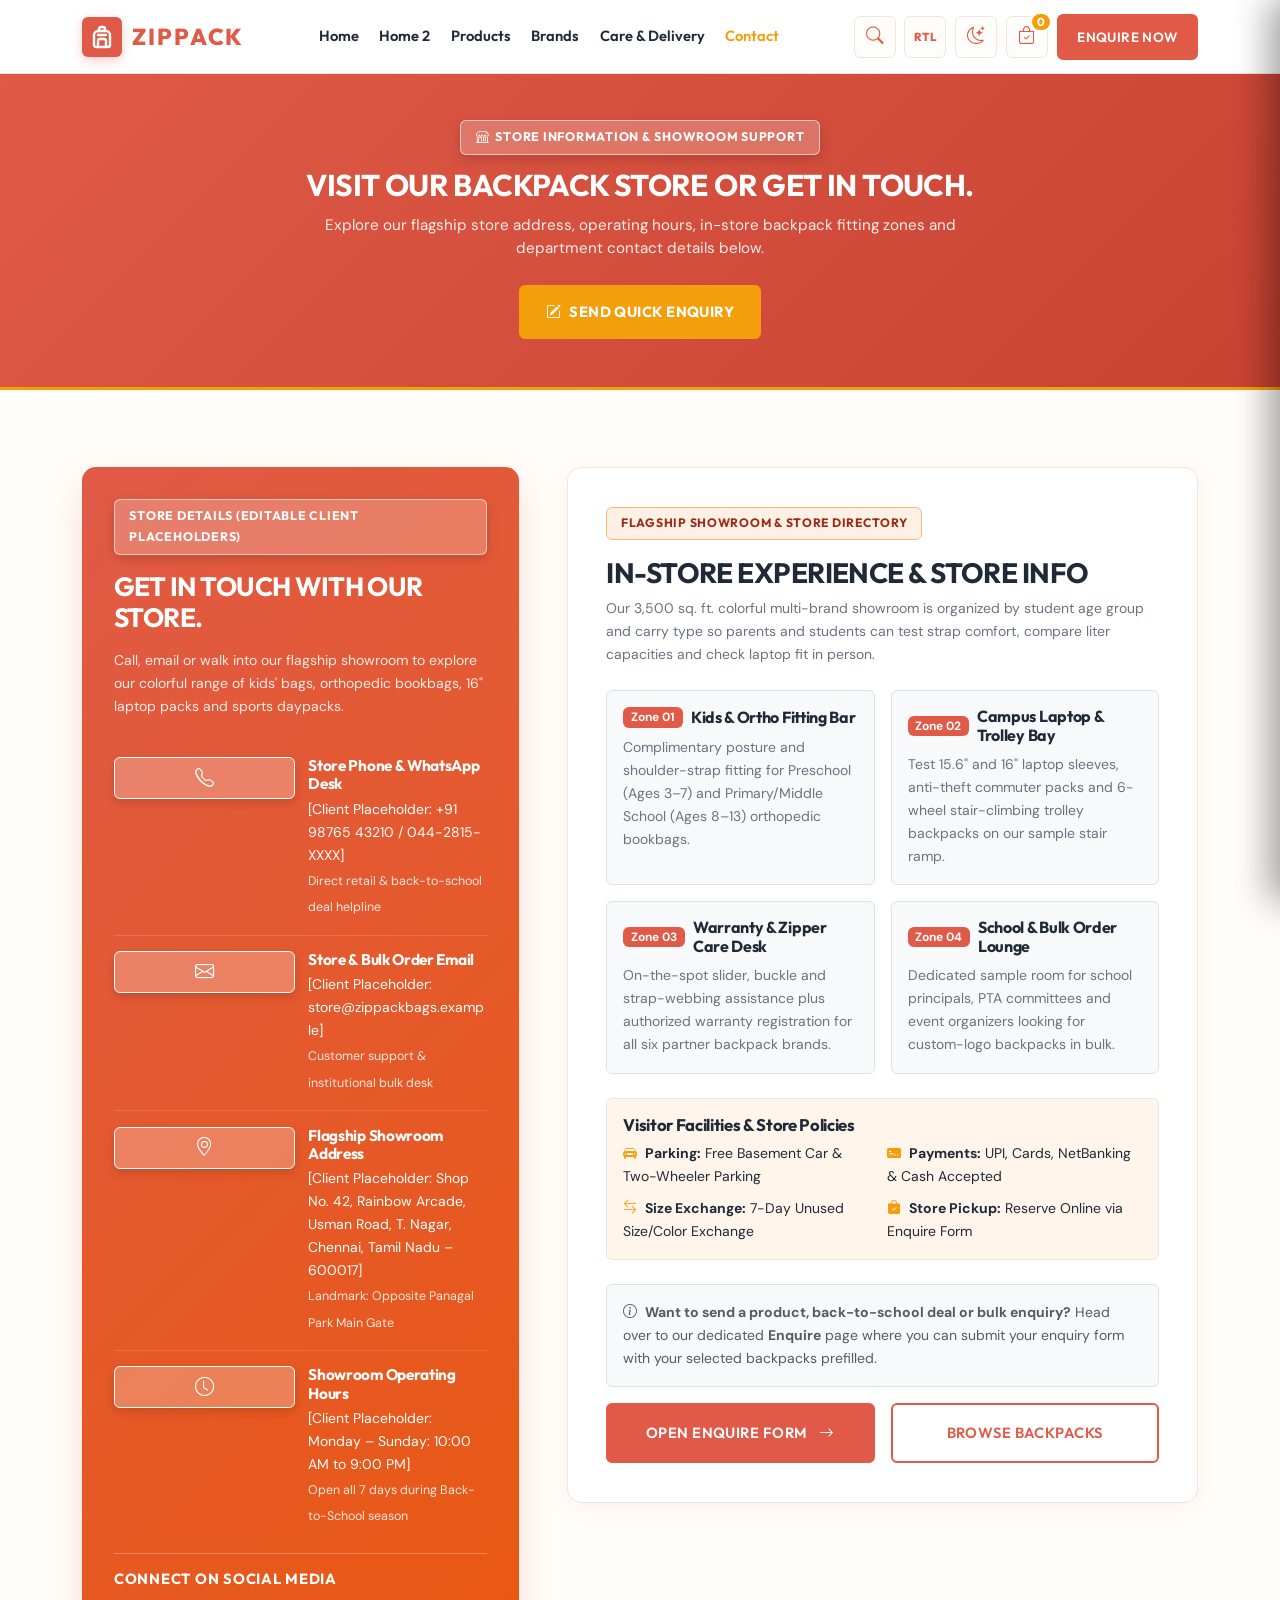
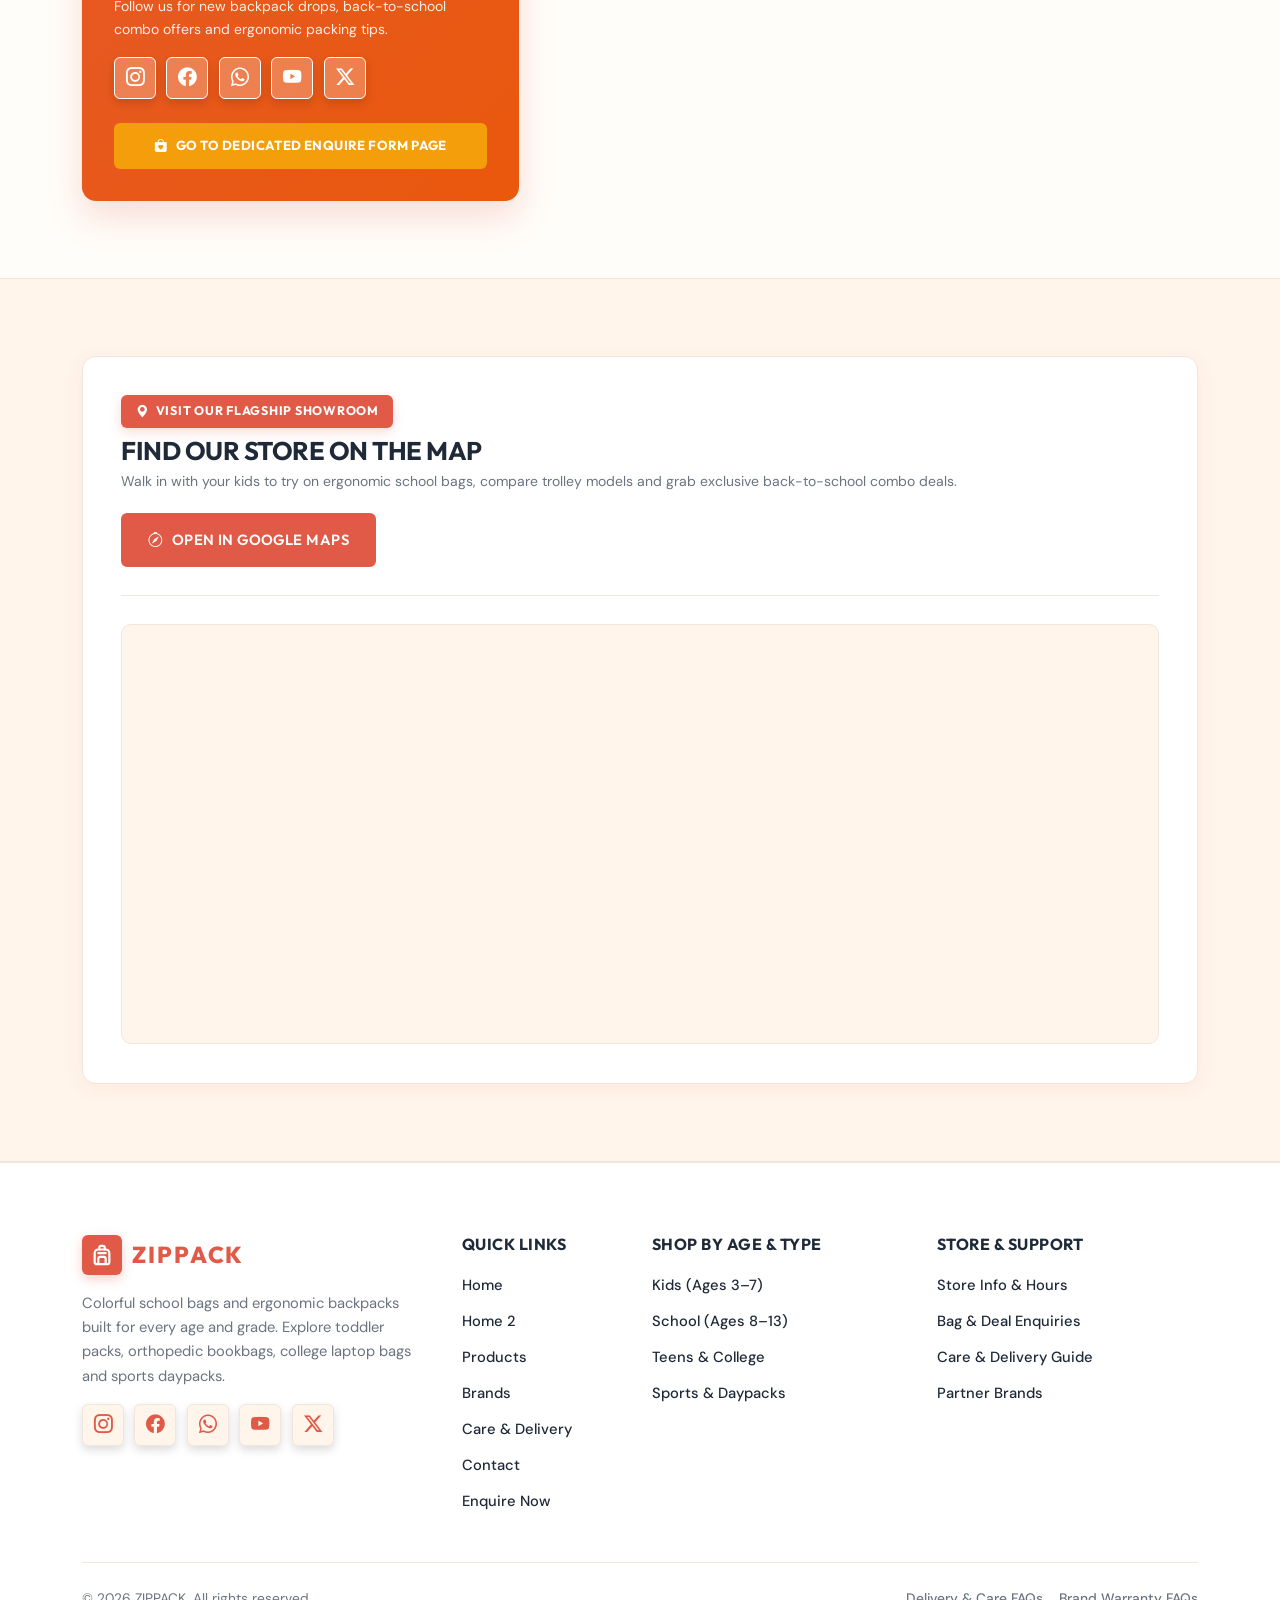
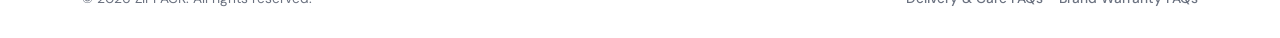
<file: contact.html>
<!DOCTYPE html>
<html lang="en">
<head>
  <meta charset="UTF-8">
  <meta name="viewport" content="width=device-width, initial-scale=1.0">
  <title>Contact &amp; Store Info | ZIPPACK — School Bag &amp; Backpack Store</title>
  <link rel="icon" type="image/svg+xml" href="assets/images/favicon.svg">
  <meta name="description" content="Visit the ZIPPACK flagship school bag &amp; backpack showroom. View our store address, operating hours, phone numbers, in-store fitting services and map.">
  <meta property="og:title" content="Contact &amp; Store Info | ZIPPACK — School Bag &amp; Backpack Store">
  <meta property="og:description" content="Find our store address, showroom hours, department contact info and interactive map.">
  <meta property="og:type" content="website">
  <meta property="og:image" content="assets/images/h1-hero-backpack.webp">

  <!-- Google Fonts: Outfit (Headings) & DM Sans (Body) -->
  <link rel="preconnect" href="https://fonts.googleapis.com">
  <link rel="preconnect" href="https://fonts.gstatic.com" crossorigin>
  <link href="https://fonts.googleapis.com/css2?family=DM+Sans:ital,opsz,wght@0,9..40,400;0,9..40,500;0,9..40,600;0,9..40,700;1,9..40,400&family=Outfit:wght@600;700;800&display=swap" rel="stylesheet">

  <!-- Bootstrap 5 CSS & Bootstrap Icons CDN -->
  <link href="https://cdn.jsdelivr.net/npm/bootstrap@5.3.3/dist/css/bootstrap.min.css" rel="stylesheet">
  <link href="https://cdn.jsdelivr.net/npm/bootstrap-icons@1.11.3/font/bootstrap-icons.min.css" rel="stylesheet">

  <!-- Global Custom Stylesheet -->
  <link rel="stylesheet" href="assets/css/style.css">
</head>
<body>
  <a href="#main-content" class="skip-link">Skip to main content</a>

  <!-- ========================================================================
       GLOBAL STICKY HEADER
       ======================================================================== -->
  <header class="site-header" role="banner">
    <div class="container">
      <div class="header-inner">
        <a href="index.html" class="brand-logo" aria-label="ZIPPACK Home">
          <span class="brand-logo-mark" aria-hidden="true">
            <svg width="24" height="24" viewBox="0 0 24 24" fill="none" stroke="currentColor" stroke-width="2" stroke-linecap="round" stroke-linejoin="round">
              <path d="M4 10a4 4 0 0 1 4-4h8a4 4 0 0 1 4 4v10a2 2 0 0 1-2 2H6a2 2 0 0 1-2-2Z"/>
              <path d="M9 6V4a2 2 0 0 1 2-2h2a2 2 0 0 1 2 2v2"/>
              <path d="M8 21v-5a2 2 0 0 1 2-2h4a2 2 0 0 1 2 2v5"/>
              <path d="M8 10h8"/>
            </svg>
          </span>
          <span class="brand-logo-text">
            <span class="brand-logo-title">ZIPPACK</span>
          </span>
        </a>

        <nav class="desktop-nav" aria-label="Primary Navigation">
          <ul class="nav-list">
            <li><a href="index.html" class="nav-link-item">Home</a></li>
            <li><a href="home-2.html" class="nav-link-item">Home 2</a></li>
            <li><a href="products.html" class="nav-link-item">Products</a></li>
            <li><a href="brands.html" class="nav-link-item">Brands</a></li>
            <li><a href="storage-delivery.html" class="nav-link-item">Care &amp; Delivery</a></li>
            <li><a href="contact.html" class="nav-link-item active" aria-current="page">Contact</a></li>
          </ul>
        </nav>

        <div class="header-actions">
          <button type="button" class="icon-action-btn" id="headerSearchToggleBtn" aria-expanded="false" aria-controls="headerSearchBar" aria-label="Toggle product search" title="Search Backpacks">
            <i class="bi bi-search"></i>
          </button>

          <button type="button" class="icon-action-btn" id="rtlToggleBtn" data-toggle-rtl aria-pressed="false" aria-label="Toggle RTL or LTR layout direction" title="Toggle RTL / LTR">
            <span class="rtl-badge-text">RTL</span>
          </button>

          <button type="button" class="icon-action-btn" id="themeToggleBtn" data-toggle-theme aria-pressed="false" aria-label="Toggle dark or light theme" title="Toggle Dark / Light Mode">
            <i class="bi bi-moon-stars"></i>
          </button>

          <button type="button" class="icon-action-btn" data-open-cart aria-label="Open Bag Enquiry Cart" title="Bag Enquiry List">
            <i class="bi bi-bag-check"></i>
            <span class="cart-count-badge" id="cartCountBadge">0</span>
          </button>

          <a href="enquire.html" class="btn-brand-primary header-cta-desktop">Enquire Now</a>

          <button type="button" class="hamburger-btn" id="mobileMenuOpenBtn" aria-expanded="false" aria-controls="mobileNavDrawer" aria-label="Open navigation menu">
            <i class="bi bi-list"></i>
          </button>
        </div>
      </div>
    </div>

    <div class="header-search-bar" id="headerSearchBar">
      <div class="container">
        <form class="header-search-form" id="headerSearchForm" role="search">
          <label for="headerSearchInput" class="visually-hidden">Search school bags and backpacks</label>
          <input type="search" id="headerSearchInput" class="header-search-input" placeholder="Search toddler bags, orthopedic school packs, laptop backpacks, trolley bags...">
          <button type="submit" class="btn-brand-primary py-2 px-3">Search</button>
        </form>
      </div>
    </div>
  </header>

  <div class="mobile-nav-backdrop" id="sharedOverlayBackdrop"></div>

  <!-- Mobile Navigation Drawer -->
  <aside class="mobile-nav-drawer" id="mobileNavDrawer" aria-hidden="true" aria-label="Mobile Navigation">
    <div>
      <div class="mobile-drawer-header">
        <span class="fw-bold" style="font-family: var(--font-heading); color: var(--navy-primary);">STORE NAVIGATION</span>
        <button type="button" class="drawer-close-btn" id="mobileMenuCloseBtn" aria-label="Close navigation menu">
          <i class="bi bi-x-lg"></i>
        </button>
      </div>
      <div class="mobile-drawer-tools">
        <form class="mobile-drawer-search-form" data-drawer-search-form role="search">
          <input type="search" class="mobile-drawer-search-input" placeholder="Search school bags..." aria-label="Search school bags and backpacks">
          <button type="submit" class="btn-brand-primary py-2 px-3" aria-label="Submit search"><i class="bi bi-search"></i></button>
        </form>
        <div class="mobile-drawer-actions-grid">
          <button type="button" class="mobile-drawer-action-item" data-open-cart aria-label="Open Bag Enquiry Cart">
            <i class="bi bi-bag-check"></i>
            <span>Bag List</span>
            <span class="cart-count-badge">0</span>
          </button>
          <button type="button" class="mobile-drawer-action-item" data-toggle-theme aria-pressed="false" aria-label="Toggle dark or light theme">
            <i class="bi bi-moon-stars"></i>
            <span>Theme</span>
          </button>
          <button type="button" class="mobile-drawer-action-item" data-toggle-rtl aria-pressed="false" aria-label="Toggle RTL or LTR layout">
            <span class="rtl-badge-text">RTL</span>
          </button>
        </div>
      </div>
      <ul class="mobile-nav-links">
        <li><a href="index.html"><span>Home</span> <i class="bi bi-chevron-right"></i></a></li>
        <li><a href="home-2.html"><span>Home 2</span> <i class="bi bi-chevron-right"></i></a></li>
        <li><a href="products.html"><span>Products</span> <i class="bi bi-chevron-right"></i></a></li>
        <li><a href="brands.html"><span>Brands</span> <i class="bi bi-chevron-right"></i></a></li>
        <li><a href="storage-delivery.html"><span>Care &amp; Delivery</span> <i class="bi bi-chevron-right"></i></a></li>
        <li><a href="contact.html" class="active"><span>Contact</span> <i class="bi bi-chevron-right"></i></a></li>
        <li><a href="enquire.html"><span>Enquire Now</span> <i class="bi bi-arrow-up-right-circle"></i></a></li>
      </ul>
    </div>
    <div class="mobile-drawer-footer">
      <p class="small mb-2 fw-semibold" style="color: var(--navy-primary);">COLORFUL CARRY. BACK-TO-SCHOOL READY.</p>
      <a href="products.html" class="btn-brand-primary w-100">Explore Backpack Range</a>
    </div>
  </aside>

  <!-- Enquiry Cart Slide-Over Drawer -->
  <aside class="enquiry-cart-drawer" id="enquiryCartDrawer" aria-hidden="true" aria-label="Bag Enquiry List">
    <div class="cart-drawer-header">
      <div class="d-flex align-items-center gap-2">
        <i class="bi bi-bag-check-fill" style="color: var(--mint-secondary); font-size: 1.2rem;"></i>
        <h3>Bag Enquiry List</h3>
      </div>
      <button type="button" class="drawer-close-btn" id="enquiryCartCloseBtn" aria-label="Close enquiry cart">
        <i class="bi bi-x-lg"></i>
      </button>
    </div>
    <div class="cart-drawer-body" id="enquiryCartBody"></div>
    <div class="cart-drawer-footer">
      <div class="cart-summary-line">
        <span class="text-muted small">Selected Quantity:</span>
        <strong id="enquiryCartCount">0 Bags</strong>
      </div>
      <div class="cart-summary-line mb-2">
        <span class="text-muted small">Estimated Deal Total:</span>
        <strong id="enquiryCartTotal" style="font-size: 1.15rem; color: var(--navy-primary);">₹0</strong>
      </div>
      <p class="small text-muted mb-3" style="font-size: 0.75rem;">*Back-to-school deal prices are for demonstration only. Submit an enquiry to confirm current store stock and combo offers.</p>
      <div class="d-grid gap-2">
        <a href="enquire.html?prefill=cart" id="sendEnquiryCartBtn" class="btn-brand-primary">SEND BAG ENQUIRY</a>
        <button type="button" id="clearEnquiryCartBtn" class="btn-brand-secondary py-2" style="font-size: 0.8rem;">Clear Enquiry List</button>
      </div>
    </div>
  </aside>

  <main id="main-content">
    <!-- ======================================================================
         CONTACT PAGE HERO BANNER (STANDARDIZED HEIGHT ACROSS ALL NON-HOME PAGES)
         ====================================================================== -->
    <section class="page-hero-banner" aria-labelledby="contact-hero-heading">
      <div class="container">
        <div class="page-hero-center text-center mx-auto" style="max-width: 780px;">
          <span class="eyebrow-badge"><i class="bi bi-shop"></i> Store Information &amp; Showroom Support</span>
          <h1 id="contact-hero-heading">VISIT OUR BACKPACK STORE OR GET IN TOUCH.</h1>
          <p class="mx-auto mb-4">
            Explore our flagship store address, operating hours, in-store backpack fitting zones and department contact details below.
          </p>
          <div class="d-flex justify-content-center">
            <a href="enquire.html" class="btn-brand-mint">
              <i class="bi bi-pencil-square"></i> Send Quick Enquiry
            </a>
          </div>
        </div>
      </div>
    </section>

    <!-- ======================================================================
         STORE CONTACT DETAILS & SHOWROOM DIRECTORY
         ====================================================================== -->
    <section id="orderEnquiryFormSection" class="section-block section-bg-ice" aria-labelledby="store-info-heading">
      <div class="container">
        <div class="row g-4 g-lg-5">
          <!-- LEFT COLUMN: Editable Client Store Contact Details -->
          <div class="col-lg-5">
            <div class="contact-info-card">
              <span class="eyebrow-badge mb-3">Store Details (Editable Client Placeholders)</span>
              <h2 class="text-white mb-3" style="font-size: 1.65rem;">GET IN TOUCH WITH OUR STORE.</h2>
              <p class="small mb-4">
                Call, email or walk into our flagship showroom to explore our colorful range of kids' bags, orthopedic bookbags, 16" laptop packs and sports daypacks.
              </p>

              <!-- 1. Store Helpline Number Placeholder -->
              <div class="contact-detail-item">
                <div class="contact-detail-icon" aria-hidden="true"><i class="bi bi-telephone"></i></div>
                <div>
                  <h3 class="mb-1 text-white" style="font-size: 0.96rem; font-weight: 700;">Store Phone &amp; WhatsApp Desk</h3>
                  <p class="mb-0 small text-white">[Client Placeholder: +91 98765 43210 / 044-2815-XXXX]</p>
                  <span class="small" style="color: rgba(255,255,255,0.85); font-size: 0.78rem;">Direct retail &amp; back-to-school deal helpline</span>
                </div>
              </div>

              <!-- 2. Business Email Placeholder -->
              <div class="contact-detail-item">
                <div class="contact-detail-icon" aria-hidden="true"><i class="bi bi-envelope"></i></div>
                <div>
                  <h3 class="mb-1 text-white" style="font-size: 0.96rem; font-weight: 700;">Store &amp; Bulk Order Email</h3>
                  <p class="mb-0 small text-white">[Client Placeholder: store@zippackbags.example]</p>
                  <span class="small" style="color: rgba(255,255,255,0.85); font-size: 0.78rem;">Customer support &amp; institutional bulk desk</span>
                </div>
              </div>

              <!-- 3. Flagship Store Address Placeholder -->
              <div class="contact-detail-item">
                <div class="contact-detail-icon" aria-hidden="true"><i class="bi bi-geo-alt"></i></div>
                <div>
                  <h3 class="mb-1 text-white" style="font-size: 0.96rem; font-weight: 700;">Flagship Showroom Address</h3>
                  <p class="mb-0 small text-white">[Client Placeholder: Shop No. 42, Rainbow Arcade, Usman Road, T. Nagar, Chennai, Tamil Nadu &ndash; 600017]</p>
                  <span class="small" style="color: rgba(255,255,255,0.85); font-size: 0.78rem;">Landmark: Opposite Panagal Park Main Gate</span>
                </div>
              </div>

              <!-- 4. Operating Hours Placeholder -->
              <div class="contact-detail-item border-bottom-0 pb-0">
                <div class="contact-detail-icon" aria-hidden="true"><i class="bi bi-clock"></i></div>
                <div>
                  <h3 class="mb-1 text-white" style="font-size: 0.96rem; font-weight: 700;">Showroom Operating Hours</h3>
                  <p class="mb-0 small text-white">[Client Placeholder: Monday &ndash; Sunday: 10:00 AM to 9:00 PM]</p>
                  <span class="small" style="color: rgba(255,255,255,0.85); font-size: 0.78rem;">Open all 7 days during Back-to-School season</span>
                </div>
              </div>

              <div class="mt-4 pt-3 border-top" style="border-color: rgba(255,255,255,0.25) !important;">
                <h3 class="mb-2 text-white" style="font-size: 0.92rem; font-weight: 700; text-transform: uppercase; letter-spacing: 0.05em;">Connect on Social Media</h3>
                <p class="small mb-3" style="color: rgba(255,255,255,0.9);">Follow us for new backpack drops, back-to-school combo offers and ergonomic packing tips.</p>
                <div class="contact-social-links mb-4">
                  <a href="https://instagram.com" target="_blank" rel="noopener noreferrer" class="social-icon-link" aria-label="Follow us on Instagram" title="Instagram">
                    <i class="bi bi-instagram"></i>
                  </a>
                  <a href="https://facebook.com" target="_blank" rel="noopener noreferrer" class="social-icon-link" aria-label="Follow us on Facebook" title="Facebook">
                    <i class="bi bi-facebook"></i>
                  </a>
                  <a href="https://wa.me/" target="_blank" rel="noopener noreferrer" class="social-icon-link" aria-label="Chat with us on WhatsApp" title="WhatsApp">
                    <i class="bi bi-whatsapp"></i>
                  </a>
                  <a href="https://youtube.com" target="_blank" rel="noopener noreferrer" class="social-icon-link" aria-label="Subscribe on YouTube" title="YouTube">
                    <i class="bi bi-youtube"></i>
                  </a>
                  <a href="https://x.com" target="_blank" rel="noopener noreferrer" class="social-icon-link" aria-label="Follow us on X (Twitter)" title="X (Twitter)">
                    <i class="bi bi-twitter-x"></i>
                  </a>
                </div>
                <a href="enquire.html" class="btn-brand-mint w-100">
                  <i class="bi bi-bag-heart-fill"></i> Go to Dedicated Enquire Form Page
                </a>
              </div>
            </div>
          </div>

          <!-- RIGHT COLUMN: Store Information, Showroom Zones & Visitor Facilities -->
          <div class="col-lg-7">
            <div class="enquiry-form-card">
              <span class="eyebrow-badge-mint">Flagship Showroom &amp; Store Directory</span>
              <h2 id="store-info-heading" class="mb-2" style="font-size: 1.75rem;">IN-STORE EXPERIENCE &amp; STORE INFO</h2>
              <p class="small mb-4">
                Our 3,500 sq. ft. colorful multi-brand showroom is organized by student age group and carry type so parents and students can test strap comfort, compare liter capacities and check laptop fit in person.
              </p>

              <!-- 4 Showroom Department Cards -->
              <div class="row g-3 mb-4">
                <div class="col-md-6">
                  <div class="p-3 rounded border bg-light h-100">
                    <div class="d-flex align-items-center gap-2 mb-2">
                      <span class="badge" style="background-color: var(--navy-primary);">Zone 01</span>
                      <h3 class="mb-0" style="font-size: 1rem;">Kids &amp; Ortho Fitting Bar</h3>
                    </div>
                    <p class="small mb-0">
                      Complimentary posture and shoulder-strap fitting for Preschool (Ages 3–7) and Primary/Middle School (Ages 8–13) orthopedic bookbags.
                    </p>
                  </div>
                </div>

                <div class="col-md-6">
                  <div class="p-3 rounded border bg-light h-100">
                    <div class="d-flex align-items-center gap-2 mb-2">
                      <span class="badge" style="background-color: var(--navy-primary);">Zone 02</span>
                      <h3 class="mb-0" style="font-size: 1rem;">Campus Laptop &amp; Trolley Bay</h3>
                    </div>
                    <p class="small mb-0">
                      Test 15.6" and 16" laptop sleeves, anti-theft commuter packs and 6-wheel stair-climbing trolley backpacks on our sample stair ramp.
                    </p>
                  </div>
                </div>

                <div class="col-md-6">
                  <div class="p-3 rounded border bg-light h-100">
                    <div class="d-flex align-items-center gap-2 mb-2">
                      <span class="badge" style="background-color: var(--navy-primary);">Zone 03</span>
                      <h3 class="mb-0" style="font-size: 1rem;">Warranty &amp; Zipper Care Desk</h3>
                    </div>
                    <p class="small mb-0">
                      On-the-spot slider, buckle and strap-webbing assistance plus authorized warranty registration for all six partner backpack brands.
                    </p>
                  </div>
                </div>

                <div class="col-md-6">
                  <div class="p-3 rounded border bg-light h-100">
                    <div class="d-flex align-items-center gap-2 mb-2">
                      <span class="badge" style="background-color: var(--navy-primary);">Zone 04</span>
                      <h3 class="mb-0" style="font-size: 1rem;">School &amp; Bulk Order Lounge</h3>
                    </div>
                    <p class="small mb-0">
                      Dedicated sample room for school principals, PTA committees and event organizers looking for custom-logo backpacks in bulk.
                    </p>
                  </div>
                </div>
              </div>

              <!-- Store Amenities & Visitor Information -->
              <div class="p-3 rounded border mb-4" style="background-color: var(--bg-soft-mint); border-color: var(--border-color) !important;">
                <h3 class="mb-2" style="font-size: 1.05rem;">Visitor Facilities &amp; Store Policies</h3>
                <div class="row g-2 small" style="color: var(--text-main);">
                  <div class="col-sm-6"><i class="bi bi-car-front-fill me-2" style="color: var(--mint-secondary);"></i><strong>Parking:</strong> Free Basement Car &amp; Two-Wheeler Parking</div>
                  <div class="col-sm-6"><i class="bi bi-credit-card-2-front-fill me-2" style="color: var(--mint-secondary);"></i><strong>Payments:</strong> UPI, Cards, NetBanking &amp; Cash Accepted</div>
                  <div class="col-sm-6"><i class="bi bi-arrow-left-right me-2" style="color: var(--mint-secondary);"></i><strong>Size Exchange:</strong> 7-Day Unused Size/Color Exchange</div>
                  <div class="col-sm-6"><i class="bi bi-bag-check-fill me-2" style="color: var(--mint-secondary);"></i><strong>Store Pickup:</strong> Reserve Online via Enquire Form</div>
                </div>
              </div>

              <!-- CTA Row to Separate Enquire Form Page & Products Catalogue -->
              <div class="p-3 rounded border bg-light small text-muted mb-3">
                <i class="bi bi-info-circle me-1"></i>
                <strong>Want to send a product, back-to-school deal or bulk enquiry?</strong> Head over to our dedicated <strong>Enquire</strong> page where you can submit your enquiry form with your selected backpacks prefilled.
              </div>
              <div class="row g-3">
                <div class="col-sm-6">
                  <a href="enquire.html" class="btn-brand-primary w-100 py-3">
                    OPEN ENQUIRE FORM <i class="bi bi-arrow-right ms-1"></i>
                  </a>
                </div>
                <div class="col-sm-6">
                  <a href="products.html" class="btn-brand-secondary w-100 py-3">
                    BROWSE BACKPACKS
                  </a>
                </div>
              </div>
            </div>
          </div>
        </div>
      </div>
    </section>

    <!-- ======================================================================
         STORE LOCATION INTERACTIVE MAP SECTION
         ====================================================================== -->
    <section id="storeLocationMapSection" class="section-block section-bg-mint" aria-labelledby="store-map-heading">
      <div class="container">
        <div class="contact-map-card">
          <div class="contact-map-header">
            <div>
              <span class="eyebrow-badge mb-2"><i class="bi bi-geo-alt-fill"></i> Visit Our Flagship Showroom</span>
              <h2 id="store-map-heading" class="mb-1" style="font-size: 1.6rem;">FIND OUR STORE ON THE MAP</h2>
              <p class="small mb-0">
                Walk in with your kids to try on ergonomic school bags, compare trolley models and grab exclusive back-to-school combo deals.
              </p>
            </div>
            <a href="https://maps.google.com" target="_blank" rel="noopener noreferrer" class="btn-brand-primary">
              <i class="bi bi-compass"></i> Open in Google Maps
            </a>
          </div>
          <div class="contact-map-frame">
            <iframe
              title="ZIPPACK School Bag & Backpack Store Location Map"
              src="https://www.google.com/maps/embed?pb=!1m18!1m12!1m3!1d3886.843984049967!2d80.2405!3d13.0475!2m3!1f0!2f0!3f0!3m2!1i1024!2i768!4f13.1!3m3!1m2!1s0x3a526650e0b6c595%3A0x4f74ddbff946af6b!2sT.%20Nagar%2C%20Chennai%2C%20Tamil%20Nadu!5e0!3m2!1sen!2sin!4v1700000000000!5m2!1sen!2sin"
              loading="lazy"
              referrerpolicy="no-referrer-when-downgrade"
              allowfullscreen>
            </iframe>
          </div>
        </div>
      </div>
    </section>
  </main>

  <!-- ========================================================================
       GLOBAL FOOTER
       ======================================================================== -->
  <footer class="site-footer" role="contentinfo">
    <div class="container">
      <div class="row g-4">
        <div class="col-lg-4 col-md-6">
          <a href="index.html" class="brand-logo mb-3">
            <span class="brand-logo-mark" aria-hidden="true">
              <svg width="22" height="22" viewBox="0 0 24 24" fill="none" stroke="currentColor" stroke-width="2.2" stroke-linecap="round" stroke-linejoin="round">
                <path d="M4 10a4 4 0 0 1 4-4h8a4 4 0 0 1 4 4v10a2 2 0 0 1-2 2H6a2 2 0 0 1-2-2Z"/>
                <path d="M9 6V4a2 2 0 0 1 2-2h2a2 2 0 0 1 2 2v2"/>
                <path d="M8 21v-5a2 2 0 0 1 2-2h4a2 2 0 0 1 2 2v5"/>
                <path d="M8 10h8"/>
              </svg>
            </span>
            <span class="brand-logo-text">
              <span class="brand-logo-title">ZIPPACK</span>
            </span>
          </a>
          <p class="small mb-3" class="footer-tagline" style="max-width: 340px;">
            Colorful school bags and ergonomic backpacks built for every age and grade. Explore toddler packs, orthopedic bookbags, college laptop bags and sports daypacks.
          </p>
          <div class="contact-social-links" aria-label="Social Media Links">
            <a href="https://instagram.com" target="_blank" rel="noopener noreferrer" class="social-icon-link" aria-label="Instagram" title="Instagram">
              <i class="bi bi-instagram"></i>
            </a>
            <a href="https://facebook.com" target="_blank" rel="noopener noreferrer" class="social-icon-link" aria-label="Facebook" title="Facebook">
              <i class="bi bi-facebook"></i>
            </a>
            <a href="https://wa.me/" target="_blank" rel="noopener noreferrer" class="social-icon-link" aria-label="WhatsApp" title="WhatsApp">
              <i class="bi bi-whatsapp"></i>
            </a>
            <a href="https://youtube.com" target="_blank" rel="noopener noreferrer" class="social-icon-link" aria-label="YouTube" title="YouTube">
              <i class="bi bi-youtube"></i>
            </a>
            <a href="https://x.com" target="_blank" rel="noopener noreferrer" class="social-icon-link" aria-label="X (Twitter)" title="X (Twitter)">
              <i class="bi bi-twitter-x"></i>
            </a>
          </div>
        </div>

        <div class="col-lg-2 col-md-6 col-6">
          <h3 class="footer-title">Quick Links</h3>
          <ul class="footer-links">
            <li><a href="index.html">Home</a></li>
            <li><a href="home-2.html">Home 2</a></li>
            <li><a href="products.html">Products</a></li>
            <li><a href="brands.html">Brands</a></li>
            <li><a href="storage-delivery.html">Care &amp; Delivery</a></li>
            <li><a href="contact.html">Contact</a></li>
            <li><a href="enquire.html">Enquire Now</a></li>
          </ul>
        </div>

        <div class="col-lg-3 col-md-6 col-6">
          <h3 class="footer-title">Shop by Age &amp; Type</h3>
          <ul class="footer-links">
            <li><a href="products.html?category=Kids%20(Ages%203-7)">Kids (Ages 3–7)</a></li>
            <li><a href="products.html?category=School%20(Ages%208-13)">School (Ages 8–13)</a></li>
            <li><a href="products.html?category=Teens%20%26%20College">Teens &amp; College</a></li>
            <li><a href="products.html?category=Sports%20%26%20Daypacks">Sports &amp; Daypacks</a></li>
          </ul>
        </div>

        <div class="col-lg-3 col-md-6">
          <h3 class="footer-title">Store &amp; Support</h3>
          <ul class="footer-links">
            <li><a href="contact.html">Store Info &amp; Hours</a></li>
            <li><a href="enquire.html?prefill=cart">Bag &amp; Deal Enquiries</a></li>
            <li><a href="storage-delivery.html">Care &amp; Delivery Guide</a></li>
            <li><a href="brands.html">Partner Brands</a></li>
          </ul>
        </div>
      </div>

      <div class="footer-bottom">
        <div>&copy; 2026 ZIPPACK. All rights reserved.</div>
        <div class="d-flex gap-3">
          <a href="storage-delivery.html#faq-section" class="text-white-50">Delivery &amp; Care FAQs</a>
          <a href="brands.html#faq-section" class="text-white-50">Brand Warranty FAQs</a>
        </div>
      </div>
    </div>
  </footer>

  <!-- Back to Top Button -->
  <button type="button" class="back-to-top-btn" id="backToTopBtn" aria-label="Back to top" title="Back to top">
    <i class="bi bi-arrow-up"></i>
  </button>

  <script src="assets/js/main.js"></script>
</body>
</html>
</file>
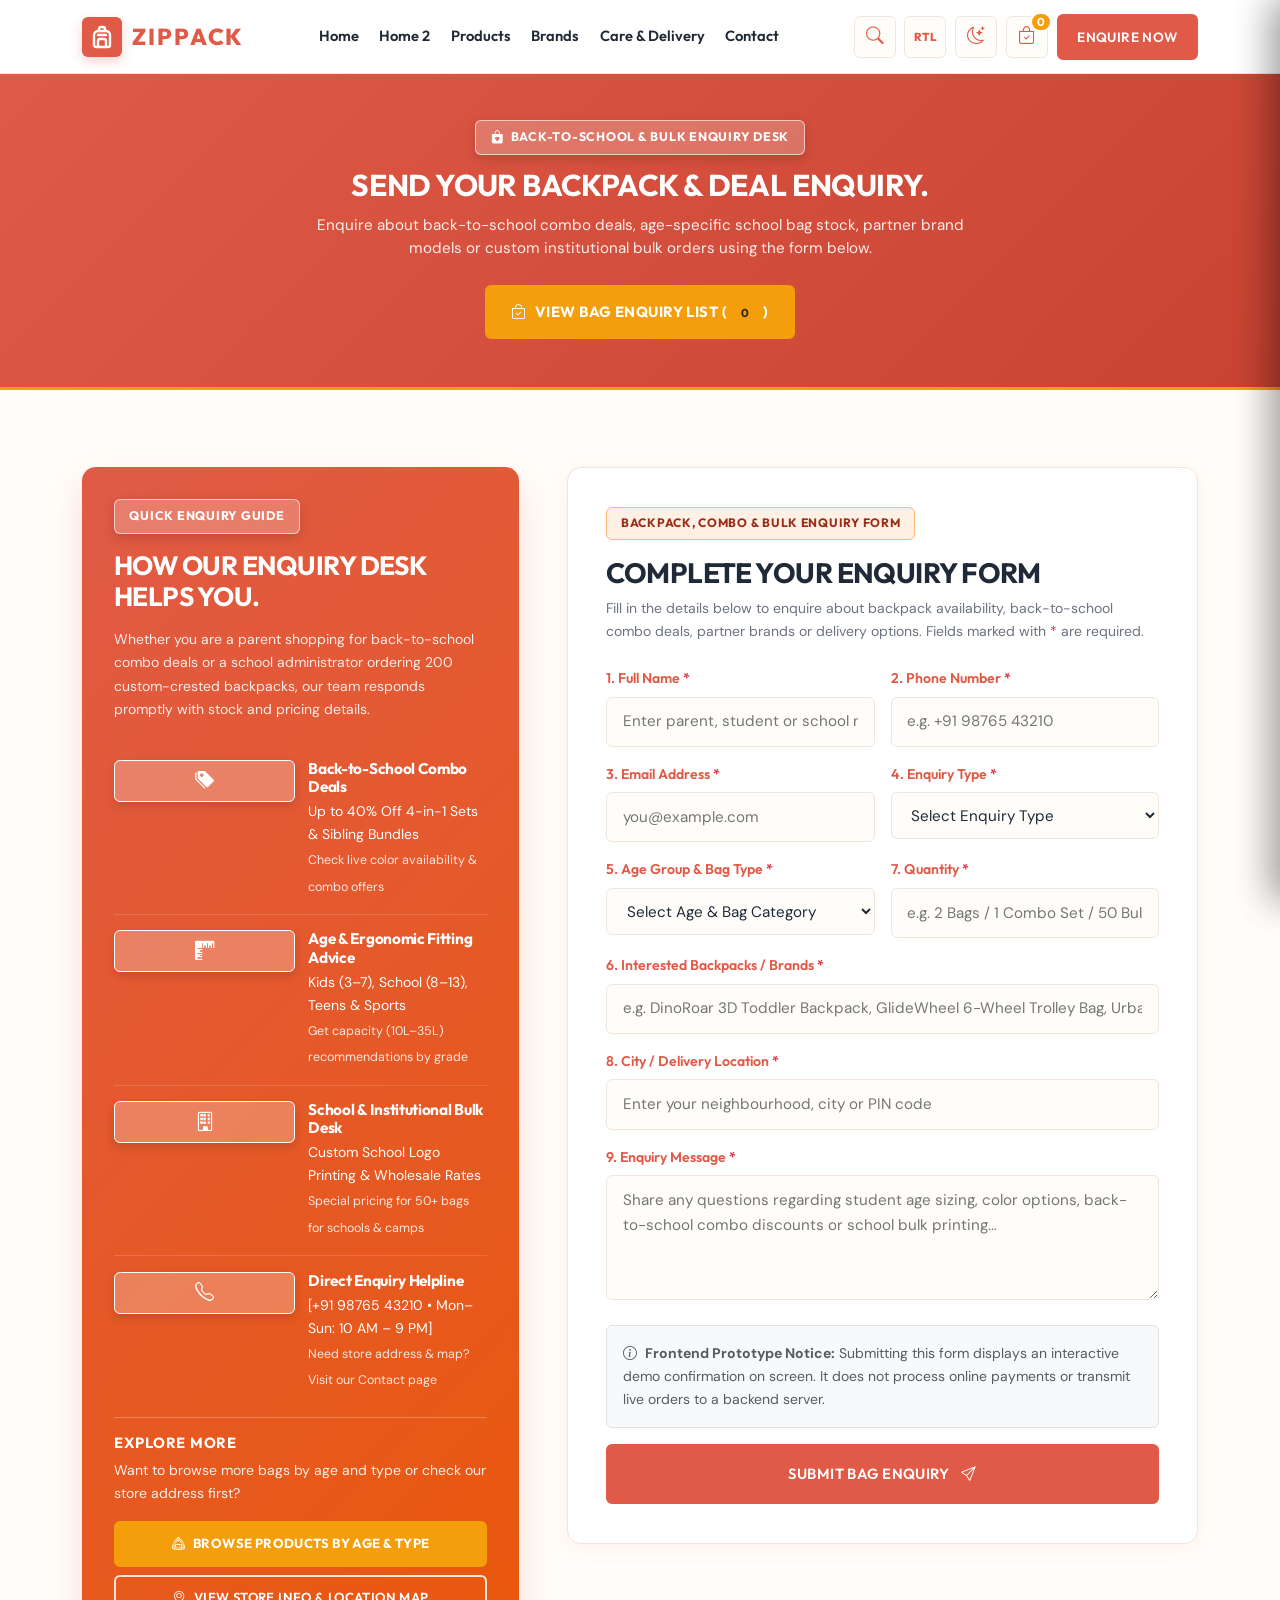
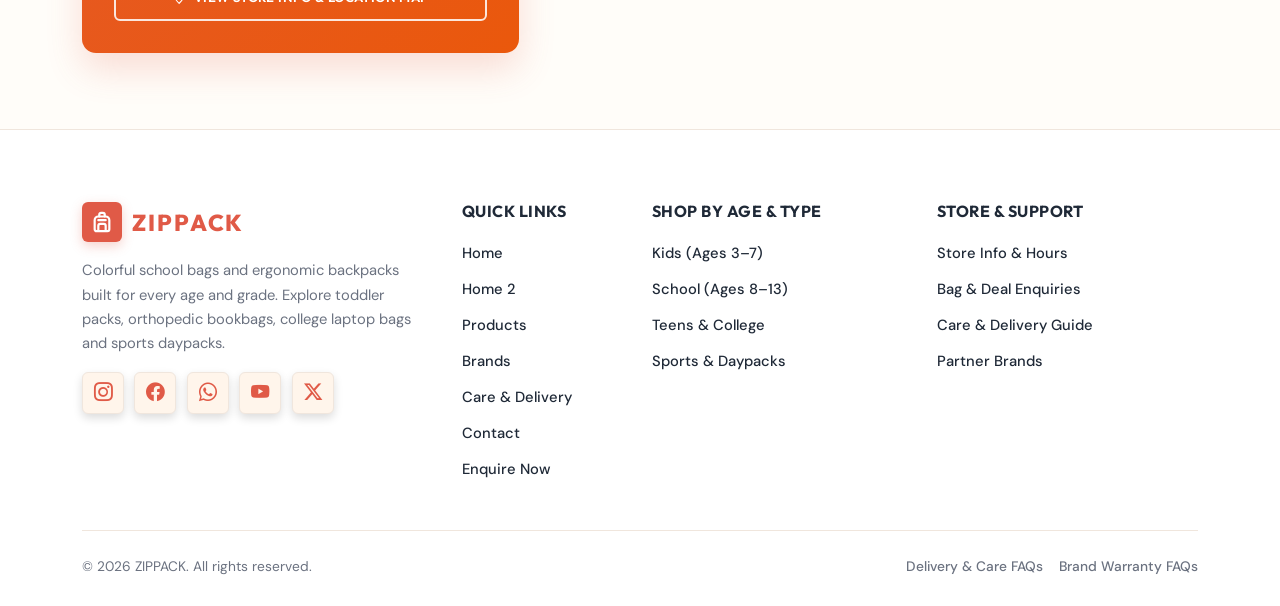
<file: enquire.html>
<!DOCTYPE html>
<html lang="en">
<head>
  <meta charset="UTF-8">
  <meta name="viewport" content="width=device-width, initial-scale=1.0">
  <title>Enquire | ZIPPACK — School Bag &amp; Backpack Store</title>
  <link rel="icon" type="image/svg+xml" href="assets/images/favicon.svg">
  <meta name="description" content="Send a backpack or back-to-school deal enquiry to ZIPPACK. Enquire about age-wise school bags, combo sets, partner brands or school bulk orders.">
  <meta property="og:title" content="Enquire | ZIPPACK — School Bag &amp; Backpack Store">
  <meta property="og:description" content="Submit your backpack, back-to-school combo or bulk school order enquiry online.">
  <meta property="og:type" content="website">
  <meta property="og:image" content="assets/images/h1-hero-backpack.webp">

  <!-- Google Fonts: Outfit (Headings) & DM Sans (Body) -->
  <link rel="preconnect" href="https://fonts.googleapis.com">
  <link rel="preconnect" href="https://fonts.gstatic.com" crossorigin>
  <link href="https://fonts.googleapis.com/css2?family=DM+Sans:ital,opsz,wght@0,9..40,400;0,9..40,500;0,9..40,600;0,9..40,700;1,9..40,400&family=Outfit:wght@600;700;800&display=swap" rel="stylesheet">

  <!-- Bootstrap 5 CSS & Bootstrap Icons CDN -->
  <link href="https://cdn.jsdelivr.net/npm/bootstrap@5.3.3/dist/css/bootstrap.min.css" rel="stylesheet">
  <link href="https://cdn.jsdelivr.net/npm/bootstrap-icons@1.11.3/font/bootstrap-icons.min.css" rel="stylesheet">

  <!-- Global Custom Stylesheet -->
  <link rel="stylesheet" href="assets/css/style.css">
</head>
<body>
  <a href="#main-content" class="skip-link">Skip to main content</a>

  <!-- ========================================================================
       GLOBAL STICKY HEADER
       ======================================================================== -->
  <header class="site-header" role="banner">
    <div class="container">
      <div class="header-inner">
        <a href="index.html" class="brand-logo" aria-label="ZIPPACK Home">
          <span class="brand-logo-mark" aria-hidden="true">
            <svg width="24" height="24" viewBox="0 0 24 24" fill="none" stroke="currentColor" stroke-width="2" stroke-linecap="round" stroke-linejoin="round">
              <path d="M4 10a4 4 0 0 1 4-4h8a4 4 0 0 1 4 4v10a2 2 0 0 1-2 2H6a2 2 0 0 1-2-2Z"/>
              <path d="M9 6V4a2 2 0 0 1 2-2h2a2 2 0 0 1 2 2v2"/>
              <path d="M8 21v-5a2 2 0 0 1 2-2h4a2 2 0 0 1 2 2v5"/>
              <path d="M8 10h8"/>
            </svg>
          </span>
          <span class="brand-logo-text">
            <span class="brand-logo-title">ZIPPACK</span>
          </span>
        </a>

        <nav class="desktop-nav" aria-label="Primary Navigation">
          <ul class="nav-list">
            <li><a href="index.html" class="nav-link-item">Home</a></li>
            <li><a href="home-2.html" class="nav-link-item">Home 2</a></li>
            <li><a href="products.html" class="nav-link-item">Products</a></li>
            <li><a href="brands.html" class="nav-link-item">Brands</a></li>
            <li><a href="storage-delivery.html" class="nav-link-item">Care &amp; Delivery</a></li>
            <li><a href="contact.html" class="nav-link-item">Contact</a></li>
          </ul>
        </nav>

        <div class="header-actions">
          <button type="button" class="icon-action-btn" id="headerSearchToggleBtn" aria-expanded="false" aria-controls="headerSearchBar" aria-label="Toggle product search" title="Search Backpacks">
            <i class="bi bi-search"></i>
          </button>

          <button type="button" class="icon-action-btn" id="rtlToggleBtn" data-toggle-rtl aria-pressed="false" aria-label="Toggle RTL or LTR layout direction" title="Toggle RTL / LTR">
            <span class="rtl-badge-text">RTL</span>
          </button>

          <button type="button" class="icon-action-btn" id="themeToggleBtn" data-toggle-theme aria-pressed="false" aria-label="Toggle dark or light theme" title="Toggle Dark / Light Mode">
            <i class="bi bi-moon-stars"></i>
          </button>

          <button type="button" class="icon-action-btn" data-open-cart aria-label="Open Bag Enquiry Cart" title="Bag Enquiry List">
            <i class="bi bi-bag-check"></i>
            <span class="cart-count-badge" id="cartCountBadge">0</span>
          </button>

          <a href="enquire.html" class="btn-brand-primary header-cta-desktop" aria-current="page">Enquire Now</a>

          <button type="button" class="hamburger-btn" id="mobileMenuOpenBtn" aria-expanded="false" aria-controls="mobileNavDrawer" aria-label="Open navigation menu">
            <i class="bi bi-list"></i>
          </button>
        </div>
      </div>
    </div>

    <div class="header-search-bar" id="headerSearchBar">
      <div class="container">
        <form class="header-search-form" id="headerSearchForm" role="search">
          <label for="headerSearchInput" class="visually-hidden">Search school bags and backpacks</label>
          <input type="search" id="headerSearchInput" class="header-search-input" placeholder="Search toddler bags, orthopedic school packs, laptop backpacks, trolley bags...">
          <button type="submit" class="btn-brand-primary py-2 px-3">Search</button>
        </form>
      </div>
    </div>
  </header>

  <div class="mobile-nav-backdrop" id="sharedOverlayBackdrop"></div>

  <!-- Mobile Navigation Drawer -->
  <aside class="mobile-nav-drawer" id="mobileNavDrawer" aria-hidden="true" aria-label="Mobile Navigation">
    <div>
      <div class="mobile-drawer-header">
        <span class="fw-bold" style="font-family: var(--font-heading); color: var(--navy-primary);">STORE NAVIGATION</span>
        <button type="button" class="drawer-close-btn" id="mobileMenuCloseBtn" aria-label="Close navigation menu">
          <i class="bi bi-x-lg"></i>
        </button>
      </div>
      <div class="mobile-drawer-tools">
        <form class="mobile-drawer-search-form" data-drawer-search-form role="search">
          <input type="search" class="mobile-drawer-search-input" placeholder="Search school bags..." aria-label="Search school bags and backpacks">
          <button type="submit" class="btn-brand-primary py-2 px-3" aria-label="Submit search"><i class="bi bi-search"></i></button>
        </form>
        <div class="mobile-drawer-actions-grid">
          <button type="button" class="mobile-drawer-action-item" data-open-cart aria-label="Open Bag Enquiry Cart">
            <i class="bi bi-bag-check"></i>
            <span>Bag List</span>
            <span class="cart-count-badge">0</span>
          </button>
          <button type="button" class="mobile-drawer-action-item" data-toggle-theme aria-pressed="false" aria-label="Toggle dark or light theme">
            <i class="bi bi-moon-stars"></i>
            <span>Theme</span>
          </button>
          <button type="button" class="mobile-drawer-action-item" data-toggle-rtl aria-pressed="false" aria-label="Toggle RTL or LTR layout">
            <span class="rtl-badge-text">RTL</span>
          </button>
        </div>
      </div>
      <ul class="mobile-nav-links">
        <li><a href="index.html"><span>Home</span> <i class="bi bi-chevron-right"></i></a></li>
        <li><a href="home-2.html"><span>Home 2</span> <i class="bi bi-chevron-right"></i></a></li>
        <li><a href="products.html"><span>Products</span> <i class="bi bi-chevron-right"></i></a></li>
        <li><a href="brands.html"><span>Brands</span> <i class="bi bi-chevron-right"></i></a></li>
        <li><a href="storage-delivery.html"><span>Care &amp; Delivery</span> <i class="bi bi-chevron-right"></i></a></li>
        <li><a href="contact.html"><span>Contact</span> <i class="bi bi-chevron-right"></i></a></li>
        <li><a href="enquire.html" class="active"><span>Enquire Now</span> <i class="bi bi-arrow-up-right-circle"></i></a></li>
      </ul>
    </div>
    <div class="mobile-drawer-footer">
      <p class="small mb-2 fw-semibold" style="color: var(--navy-primary);">COLORFUL CARRY. BACK-TO-SCHOOL READY.</p>
      <a href="products.html" class="btn-brand-primary w-100">Explore Backpack Range</a>
    </div>
  </aside>

  <!-- Enquiry Cart Slide-Over Drawer -->
  <aside class="enquiry-cart-drawer" id="enquiryCartDrawer" aria-hidden="true" aria-label="Bag Enquiry List">
    <div class="cart-drawer-header">
      <div class="d-flex align-items-center gap-2">
        <i class="bi bi-bag-check-fill" style="color: var(--mint-secondary); font-size: 1.2rem;"></i>
        <h3>Bag Enquiry List</h3>
      </div>
      <button type="button" class="drawer-close-btn" id="enquiryCartCloseBtn" aria-label="Close enquiry cart">
        <i class="bi bi-x-lg"></i>
      </button>
    </div>
    <div class="cart-drawer-body" id="enquiryCartBody"></div>
    <div class="cart-drawer-footer">
      <div class="cart-summary-line">
        <span class="text-muted small">Selected Quantity:</span>
        <strong id="enquiryCartCount">0 Bags</strong>
      </div>
      <div class="cart-summary-line mb-2">
        <span class="text-muted small">Estimated Deal Total:</span>
        <strong id="enquiryCartTotal" style="font-size: 1.15rem; color: var(--navy-primary);">₹0</strong>
      </div>
      <p class="small text-muted mb-3" style="font-size: 0.75rem;">*Back-to-school deal prices are for demonstration only. Submit an enquiry to confirm current store stock and combo offers.</p>
      <div class="d-grid gap-2">
        <a href="enquire.html?prefill=cart" id="sendEnquiryCartBtn" class="btn-brand-primary">SEND BAG ENQUIRY</a>
        <button type="button" id="clearEnquiryCartBtn" class="btn-brand-secondary py-2" style="font-size: 0.8rem;">Clear Enquiry List</button>
      </div>
    </div>
  </aside>

  <main id="main-content">
    <!-- ======================================================================
         ENQUIRE PAGE HERO BANNER (STANDARDIZED HEIGHT ACROSS ALL NON-HOME PAGES)
         ====================================================================== -->
    <section class="page-hero-banner" aria-labelledby="enquire-hero-heading">
      <div class="container">
        <div class="page-hero-center text-center mx-auto" style="max-width: 780px;">
          <span class="eyebrow-badge"><i class="bi bi-bag-heart-fill"></i> Back-to-School &amp; Bulk Enquiry Desk</span>
          <h1 id="enquire-hero-heading">SEND YOUR BACKPACK &amp; DEAL ENQUIRY.</h1>
          <p class="mx-auto mb-4">
            Enquire about back-to-school combo deals, age-specific school bag stock, partner brand models or custom institutional bulk orders using the form below.
          </p>
          <div class="d-flex justify-content-center">
            <button type="button" class="btn-brand-mint" data-open-cart>
              <i class="bi bi-bag-check"></i> View Bag Enquiry List (<span class="cart-count-badge position-static border-0 p-0 bg-transparent text-dark">0</span>)
            </button>
          </div>
        </div>
      </div>
    </section>

    <!-- ======================================================================
         ENQUIRE FORM SECTION (AFTER HERO SECTION)
         ====================================================================== -->
    <section id="orderEnquiryFormSection" class="section-block section-bg-ice" aria-labelledby="enquiry-form-heading">
      <div class="container">
        <div class="row g-4 g-lg-5">
          <!-- LEFT COLUMN: Enquiry Assistance & Store Highlights -->
          <div class="col-lg-5">
            <div class="contact-info-card">
              <span class="eyebrow-badge mb-3">Quick Enquiry Guide</span>
              <h2 class="text-white mb-3" style="font-size: 1.65rem;">HOW OUR ENQUIRY DESK HELPS YOU.</h2>
              <p class="small mb-4">
                Whether you are a parent shopping for back-to-school combo deals or a school administrator ordering 200 custom-crested backpacks, our team responds promptly with stock and pricing details.
              </p>

              <!-- 1. Back-to-School Combo Deals -->
              <div class="contact-detail-item">
                <div class="contact-detail-icon" aria-hidden="true"><i class="bi bi-tags-fill"></i></div>
                <div>
                  <h3 class="mb-1 text-white" style="font-size: 0.96rem; font-weight: 700;">Back-to-School Combo Deals</h3>
                  <p class="mb-0 small text-white">Up to 40% Off 4-in-1 Sets &amp; Sibling Bundles</p>
                  <span class="small" style="color: rgba(255,255,255,0.85); font-size: 0.78rem;">Check live color availability &amp; combo offers</span>
                </div>
              </div>

              <!-- 2. Age & Size Fitting Help -->
              <div class="contact-detail-item">
                <div class="contact-detail-icon" aria-hidden="true"><i class="bi bi-rulers"></i></div>
                <div>
                  <h3 class="mb-1 text-white" style="font-size: 0.96rem; font-weight: 700;">Age &amp; Ergonomic Fitting Advice</h3>
                  <p class="mb-0 small text-white">Kids (3–7), School (8–13), Teens &amp; Sports</p>
                  <span class="small" style="color: rgba(255,255,255,0.85); font-size: 0.78rem;">Get capacity (10L–35L) recommendations by grade</span>
                </div>
              </div>

              <!-- 3. School & Institutional Bulk Orders -->
              <div class="contact-detail-item">
                <div class="contact-detail-icon" aria-hidden="true"><i class="bi bi-building"></i></div>
                <div>
                  <h3 class="mb-1 text-white" style="font-size: 0.96rem; font-weight: 700;">School &amp; Institutional Bulk Desk</h3>
                  <p class="mb-0 small text-white">Custom School Logo Printing &amp; Wholesale Rates</p>
                  <span class="small" style="color: rgba(255,255,255,0.85); font-size: 0.78rem;">Special pricing for 50+ bags for schools &amp; camps</span>
                </div>
              </div>

              <!-- 4. Direct Helpline & Store Info -->
              <div class="contact-detail-item border-bottom-0 pb-0">
                <div class="contact-detail-icon" aria-hidden="true"><i class="bi bi-telephone"></i></div>
                <div>
                  <h3 class="mb-1 text-white" style="font-size: 0.96rem; font-weight: 700;">Direct Enquiry Helpline</h3>
                  <p class="mb-0 small text-white">[+91 98765 43210 &bull; Mon–Sun: 10 AM – 9 PM]</p>
                  <span class="small" style="color: rgba(255,255,255,0.85); font-size: 0.78rem;">Need store address &amp; map? Visit our Contact page</span>
                </div>
              </div>

              <div class="mt-4 pt-3 border-top" style="border-color: rgba(255,255,255,0.25) !important;">
                <h3 class="mb-2 text-white" style="font-size: 0.92rem; font-weight: 700; text-transform: uppercase; letter-spacing: 0.05em;">Explore More</h3>
                <p class="small mb-3" style="color: rgba(255,255,255,0.9);">Want to browse more bags by age and type or check our store address first?</p>
                <div class="d-grid gap-2">
                  <a href="products.html" class="btn-brand-mint w-100">
                    <i class="bi bi-backpack2"></i> Browse Products by Age &amp; Type
                  </a>
                  <a href="contact.html" class="btn-brand-outline-white w-100">
                    <i class="bi bi-geo-alt"></i> View Store Info &amp; Location Map
                  </a>
                </div>
              </div>
            </div>
          </div>

          <!-- RIGHT COLUMN: Functional Bag & Deal Enquiry Form -->
          <div class="col-lg-7">
            <div class="enquiry-form-card">
              <span class="eyebrow-badge-mint">Backpack, Combo &amp; Bulk Enquiry Form</span>
              <h2 id="enquiry-form-heading" class="mb-2" style="font-size: 1.75rem;">COMPLETE YOUR ENQUIRY FORM</h2>
              <p class="small mb-4">
                Fill in the details below to enquire about backpack availability, back-to-school combo deals, partner brands or delivery options. Fields marked with <span class="text-danger">*</span> are required.
              </p>

              <!-- Auto-Prefill Notice Banner (shown when arriving with items in Enquiry Cart) -->
              <div id="cartPrefillNotice" class="p-3 mb-4 rounded border" style="background-color: var(--bg-soft-mint); border-color: var(--mint-secondary) !important;" hidden>
                <div class="d-flex align-items-center justify-content-between flex-wrap gap-2">
                  <div class="small" style="color: var(--navy-primary);">
                    <i class="bi bi-check2-circle me-1 fw-bold"></i>
                    <strong>Bag Enquiry List Loaded:</strong> Your selected backpacks and quantities have been prefilled below.
                  </div>
                  <button type="button" class="btn-brand-secondary py-1 px-2" style="font-size: 0.75rem;" data-open-cart>
                    Edit Selected Bags
                  </button>
                </div>
              </div>

              <!-- Demo Submission Confirmation Panel -->
              <div id="enquirySuccessConfirmation" class="p-4 mb-4 rounded-3 border" style="background-color: var(--bg-soft-mint); border-color: var(--mint-secondary) !important;" role="status" aria-live="polite" hidden>
                <div class="d-flex align-items-start gap-3">
                  <div class="fs-3" style="color: var(--veg-green);"><i class="bi bi-check-circle-fill"></i></div>
                  <div class="w-100">
                    <h3 class="mb-1" style="font-size: 1.2rem; color: var(--navy-primary);">Demo Bag Enquiry Confirmation Received!</h3>
                    <p class="small mb-2" style="color: var(--text-main);">
                      Thank you for testing the backpack enquiry workflow. <strong>Please note:</strong> This website is a frontend-only demonstration prototype—your submission is displayed here for preview purposes.
                    </p>
                    <div id="submittedEnquirySummary"></div>
                  </div>
                </div>
              </div>

              <form id="orderEnquiryForm" novalidate>
                <div class="row g-3">
                  <!-- 1. Full Name -->
                  <div class="col-md-6">
                    <label for="fullName" class="form-label-brand">1. Full Name <span class="text-danger">*</span></label>
                    <input type="text" id="fullName" name="fullName" class="form-control-brand" placeholder="Enter parent, student or school name" required autocomplete="name">
                    <div class="field-error-msg">Please enter your full name (at least 2 characters).</div>
                  </div>

                  <!-- 2. Phone Number -->
                  <div class="col-md-6">
                    <label for="phoneNumber" class="form-label-brand">2. Phone Number <span class="text-danger">*</span></label>
                    <input type="tel" id="phoneNumber" name="phoneNumber" class="form-control-brand" placeholder="e.g. +91 98765 43210" required autocomplete="tel">
                    <div class="field-error-msg">Please enter a valid 10-digit phone number.</div>
                  </div>

                  <!-- 3. Email Address -->
                  <div class="col-md-6">
                    <label for="emailAddress" class="form-label-brand">3. Email Address <span class="text-danger">*</span></label>
                    <input type="email" id="emailAddress" name="emailAddress" class="form-control-brand" placeholder="you@example.com" required autocomplete="email">
                    <div class="field-error-msg">Please enter a valid email address.</div>
                  </div>

                  <!-- 4. Enquiry Type -->
                  <div class="col-md-6">
                    <label for="enquiryType" class="form-label-brand">4. Enquiry Type <span class="text-danger">*</span></label>
                    <select id="enquiryType" name="enquiryType" class="form-control-brand" required>
                      <option value="">Select Enquiry Type</option>
                      <option value="Back-to-School Deal Enquiry">Back-to-School Deal Enquiry</option>
                      <option value="Product Availability">Product Availability</option>
                      <option value="School / Institutional Bulk Order">School / Institutional Bulk Order</option>
                      <option value="Partner Brand & Warranty Query">Partner Brand &amp; Warranty Query</option>
                      <option value="Store Pickup / Delivery Enquiry">Store Pickup / Delivery Enquiry</option>
                      <option value="Other">Other</option>
                    </select>
                    <div class="field-error-msg">Please select an enquiry type.</div>
                  </div>

                  <!-- 5. Age & Bag Category -->
                  <div class="col-md-6">
                    <label for="productCategory" class="form-label-brand">5. Age Group &amp; Bag Type <span class="text-danger">*</span></label>
                    <select id="productCategory" name="productCategory" class="form-control-brand" required>
                      <option value="">Select Age &amp; Bag Category</option>
                      <option value="Kids (Ages 3-7)">Kids (Ages 3-7)</option>
                      <option value="School (Ages 8-13)">School (Ages 8-13)</option>
                      <option value="Teens & College">Teens &amp; College</option>
                      <option value="Sports & Daypacks">Sports &amp; Daypacks</option>
                      <option value="Multiple Categories">Multiple Categories</option>
                    </select>
                    <div class="field-error-msg">Please select an age and bag category.</div>
                  </div>

                  <!-- 7. Quantity -->
                  <div class="col-md-6">
                    <label for="productQuantity" class="form-label-brand">7. Quantity <span class="text-danger">*</span></label>
                    <input type="text" id="productQuantity" name="productQuantity" class="form-control-brand" placeholder="e.g. 2 Bags / 1 Combo Set / 50 Bulk Bags" required>
                    <div class="field-error-msg">Please specify the desired bag quantity.</div>
                  </div>

                  <!-- 6. Interested Products -->
                  <div class="col-12">
                    <label for="interestedProducts" class="form-label-brand">6. Interested Backpacks / Brands <span class="text-danger">*</span></label>
                    <input type="text" id="interestedProducts" name="interestedProducts" class="form-control-brand" placeholder="e.g. DinoRoar 3D Toddler Backpack, GlideWheel 6-Wheel Trolley Bag, UrbanTech 16&quot; Laptop Pack" required>
                    <div class="field-error-msg">Please list the backpacks or brands you are interested in.</div>
                  </div>

                  <!-- 8. Delivery Location -->
                  <div class="col-12">
                    <label for="deliveryLocation" class="form-label-brand">8. City / Delivery Location <span class="text-danger">*</span></label>
                    <input type="text" id="deliveryLocation" name="deliveryLocation" class="form-control-brand" placeholder="Enter your neighbourhood, city or PIN code" required>
                    <div class="field-error-msg">Please enter your delivery area or city.</div>
                  </div>

                  <!-- 9. Message -->
                  <div class="col-12">
                    <label for="enquiryMessage" class="form-label-brand">9. Enquiry Message <span class="text-danger">*</span></label>
                    <textarea id="enquiryMessage" name="enquiryMessage" rows="4" class="form-control-brand" placeholder="Share any questions regarding student age sizing, color options, back-to-school combo discounts or school bulk printing..." required></textarea>
                    <div class="field-error-msg">Please enter your enquiry message (at least 8 characters).</div>
                  </div>

                  <!-- Prototype Disclaimer & Submit CTA -->
                  <div class="col-12">
                    <div class="p-3 rounded border bg-light small text-muted mb-3">
                      <i class="bi bi-info-circle me-1"></i>
                      <strong>Frontend Prototype Notice:</strong> Submitting this form displays an interactive demo confirmation on screen. It does not process online payments or transmit live orders to a backend server.
                    </div>
                    <button type="submit" class="btn-brand-primary w-100 py-3">
                      SUBMIT BAG ENQUIRY <i class="bi bi-send ms-1"></i>
                    </button>
                  </div>
                </div>
              </form>
            </div>
          </div>
        </div>
      </div>
    </section>
  </main>

  <!-- ========================================================================
       GLOBAL FOOTER
       ======================================================================== -->
  <footer class="site-footer" role="contentinfo">
    <div class="container">
      <div class="row g-4">
        <div class="col-lg-4 col-md-6">
          <a href="index.html" class="brand-logo mb-3">
            <span class="brand-logo-mark" aria-hidden="true">
              <svg width="22" height="22" viewBox="0 0 24 24" fill="none" stroke="currentColor" stroke-width="2.2" stroke-linecap="round" stroke-linejoin="round">
                <path d="M4 10a4 4 0 0 1 4-4h8a4 4 0 0 1 4 4v10a2 2 0 0 1-2 2H6a2 2 0 0 1-2-2Z"/>
                <path d="M9 6V4a2 2 0 0 1 2-2h2a2 2 0 0 1 2 2v2"/>
                <path d="M8 21v-5a2 2 0 0 1 2-2h4a2 2 0 0 1 2 2v5"/>
                <path d="M8 10h8"/>
              </svg>
            </span>
            <span class="brand-logo-text">
              <span class="brand-logo-title">ZIPPACK</span>
            </span>
          </a>
          <p class="small mb-3" class="footer-tagline" style="max-width: 340px;">
            Colorful school bags and ergonomic backpacks built for every age and grade. Explore toddler packs, orthopedic bookbags, college laptop bags and sports daypacks.
          </p>
          <div class="contact-social-links" aria-label="Social Media Links">
            <a href="https://instagram.com" target="_blank" rel="noopener noreferrer" class="social-icon-link" aria-label="Instagram" title="Instagram">
              <i class="bi bi-instagram"></i>
            </a>
            <a href="https://facebook.com" target="_blank" rel="noopener noreferrer" class="social-icon-link" aria-label="Facebook" title="Facebook">
              <i class="bi bi-facebook"></i>
            </a>
            <a href="https://wa.me/" target="_blank" rel="noopener noreferrer" class="social-icon-link" aria-label="WhatsApp" title="WhatsApp">
              <i class="bi bi-whatsapp"></i>
            </a>
            <a href="https://youtube.com" target="_blank" rel="noopener noreferrer" class="social-icon-link" aria-label="YouTube" title="YouTube">
              <i class="bi bi-youtube"></i>
            </a>
            <a href="https://x.com" target="_blank" rel="noopener noreferrer" class="social-icon-link" aria-label="X (Twitter)" title="X (Twitter)">
              <i class="bi bi-twitter-x"></i>
            </a>
          </div>
        </div>

        <div class="col-lg-2 col-md-6 col-6">
          <h3 class="footer-title">Quick Links</h3>
          <ul class="footer-links">
            <li><a href="index.html">Home</a></li>
            <li><a href="home-2.html">Home 2</a></li>
            <li><a href="products.html">Products</a></li>
            <li><a href="brands.html">Brands</a></li>
            <li><a href="storage-delivery.html">Care &amp; Delivery</a></li>
            <li><a href="contact.html">Contact</a></li>
            <li><a href="enquire.html">Enquire Now</a></li>
          </ul>
        </div>

        <div class="col-lg-3 col-md-6 col-6">
          <h3 class="footer-title">Shop by Age &amp; Type</h3>
          <ul class="footer-links">
            <li><a href="products.html?category=Kids%20(Ages%203-7)">Kids (Ages 3–7)</a></li>
            <li><a href="products.html?category=School%20(Ages%208-13)">School (Ages 8–13)</a></li>
            <li><a href="products.html?category=Teens%20%26%20College">Teens &amp; College</a></li>
            <li><a href="products.html?category=Sports%20%26%20Daypacks">Sports &amp; Daypacks</a></li>
          </ul>
        </div>

        <div class="col-lg-3 col-md-6">
          <h3 class="footer-title">Store &amp; Support</h3>
          <ul class="footer-links">
            <li><a href="contact.html">Store Info &amp; Hours</a></li>
            <li><a href="enquire.html?prefill=cart">Bag &amp; Deal Enquiries</a></li>
            <li><a href="storage-delivery.html">Care &amp; Delivery Guide</a></li>
            <li><a href="brands.html">Partner Brands</a></li>
          </ul>
        </div>
      </div>

      <div class="footer-bottom">
        <div>&copy; 2026 ZIPPACK. All rights reserved.</div>
        <div class="d-flex gap-3">
          <a href="storage-delivery.html#faq-section" class="text-white-50">Delivery &amp; Care FAQs</a>
          <a href="brands.html#faq-section" class="text-white-50">Brand Warranty FAQs</a>
        </div>
      </div>
    </div>
  </footer>

  <!-- Back to Top Button -->
  <button type="button" class="back-to-top-btn" id="backToTopBtn" aria-label="Back to top" title="Back to top">
    <i class="bi bi-arrow-up"></i>
  </button>

  <script src="assets/js/main.js"></script>
</body>
</html>
</file>
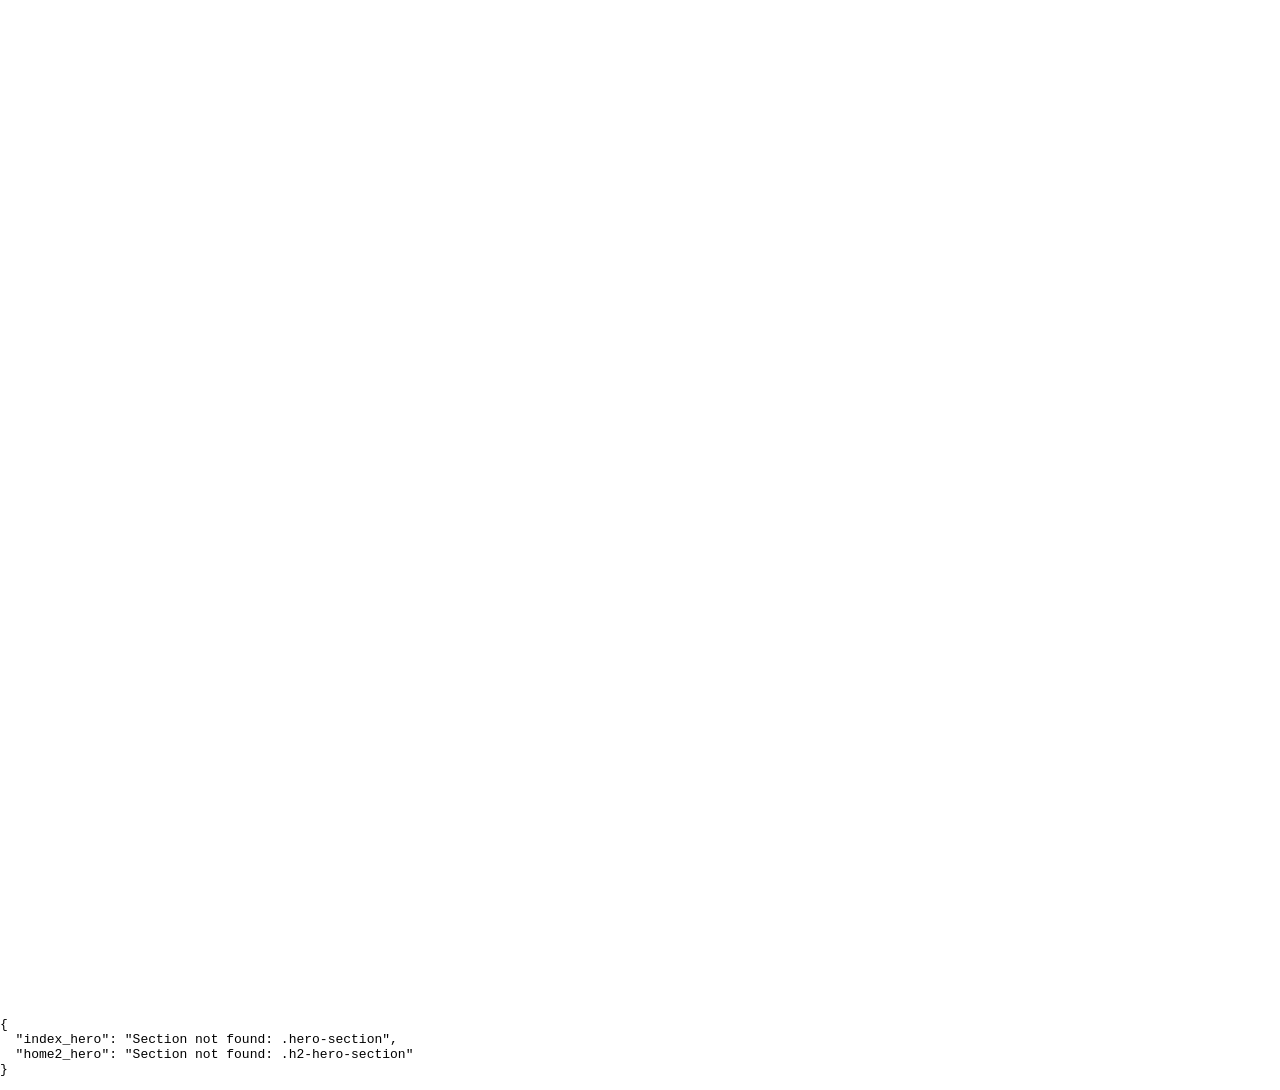
<file: inspect_heroes.html>
<!DOCTYPE html>
<html>
<head>
  <meta charset="utf-8">
  <title>Hero Inspect</title>
  <style>body { margin: 0; padding: 0; }</style>
</head>
<body>
  <iframe id="frame1" src="file:///c:/Users/prath/OneDrive/Desktop/Websites/Nov_1/School Bag & Backpack Store/index.html" style="width: 368px; height: 1000px; border: none;"></iframe>
  <iframe id="frame2" src="file:///c:/Users/prath/OneDrive/Desktop/Websites/Nov_1/School Bag & Backpack Store/home-2.html" style="width: 368px; height: 1000px; border: none;"></iframe>
  <pre id="HERO_OUT"></pre>
  <script>
    let done = 0;
    const result = {};

    function check(id, name, selector) {
      const f = document.getElementById(id);
      const doc = f.contentDocument;
      const win = f.contentWindow;
      const section = doc.querySelector(selector);
      if (!section) {
        result[name] = 'Section not found: ' + selector;
        return;
      }
      const sRect = section.getBoundingClientRect();
      const items = [];
      const els = section.querySelectorAll('*');
      for (const el of els) {
        // ignore hidden
        const style = win.getComputedStyle(el);
        if (style.display === 'none' || style.visibility === 'hidden') continue;
        const r = el.getBoundingClientRect();
        if (r.width === 0 && r.height === 0) continue;
        if (r.right > win.innerWidth + 1 || r.left < 0) {
          items.push({
            tag: el.tagName,
            cls: el.className,
            left: Math.round(r.left),
            right: Math.round(r.right),
            width: Math.round(r.width),
            text: el.textContent.trim().slice(0, 30)
          });
        }
      }
      result[name] = {
        viewportWidth: win.innerWidth,
        sectionRect: { left: Math.round(sRect.left), right: Math.round(sRect.right), width: Math.round(sRect.width) },
        overflowOrOutItems: items,
        allButtons: Array.from(section.querySelectorAll('a, button')).map(b => {
          const r = b.getBoundingClientRect();
          return {
            text: b.textContent.trim().slice(0, 30),
            cls: b.className,
            left: Math.round(r.left),
            right: Math.round(r.right),
            top: Math.round(r.top),
            bottom: Math.round(r.bottom),
            width: Math.round(r.width),
            height: Math.round(r.height),
            visible: r.right <= win.innerWidth && r.left >= 0 && r.height > 0
          };
        })
      };
    }

    function run() {
      check('frame1', 'index_hero', '.hero-section');
      check('frame2', 'home2_hero', '.h2-hero-section');
      document.getElementById('HERO_OUT').textContent = JSON.stringify(result, null, 2);
    }

    window.onload = () => {
      setTimeout(run, 500);
    };
  </script>
</body>
</html>
</file>
<file: assets/css/style.css>
/* ==========================================================================
   ZIPPACK — SCHOOL BAG & BACKPACK STORE — GLOBAL STYLESHEET
   Brand Positioning: COLORFUL CARRY. BACK-TO-SCHOOL READY.
   ========================================================================== */

:root {
  /* Core Light & Radiant Palette — Warm Sunset Coral, Golden Amber & Tangerine Glow */
  --navy-primary: #E05A47;
  --navy-dark: #C84332;
  --navy-muted: #F87171;
  --mint-secondary: #F59E0B;
  --mint-hover: #D97706;
  --lime-accent: #EA580C;
  --lime-dark: #C2410C;

  /* Backgrounds & Surfaces (Luminous Pearl, Soft Warm Peach Cream & Crisp White) */
  --bg-ice-white: #FFFDF9;
  --bg-soft-mint: #FFF5EB;
  --surface-white: #FFFFFF;

  /* Typography & Borders */
  --text-main: #1F2937;
  --text-secondary: #6B7280;
  --border-color: #F0E6DD;

  /* Feature & Status Indicators */
  --veg-green: #10B981;
  --nonveg-red: #EF4444;
  --error-red: #DC2626;

  /* Typography Families */
  --font-heading: 'Outfit', -apple-system, BlinkMacSystemFont, sans-serif;
  --font-body: 'DM Sans', -apple-system, BlinkMacSystemFont, sans-serif;

  /* Layout & Transitions */
  --radius-sm: 6px;
  --radius-md: 10px;
  --radius-lg: 14px;
  --shadow-subtle: 0 4px 20px rgba(224, 90, 71, 0.08);
  --shadow-hover: 0 12px 32px rgba(224, 90, 71, 0.16);
  --shadow-drawer: -8px 0 36px rgba(0, 0, 0, 0.22);
  --transition-fast: 0.2s cubic-bezier(0.25, 1, 0.5, 1);
  --transition-smooth: 0.35s cubic-bezier(0.22, 1, 0.36, 1);
}

/* ==========================================================================
   1. RESET & BASE TYPOGRAPHY
   ========================================================================== */
*,
*::before,
*::after {
  box-sizing: border-box;
}

html {
  scroll-behavior: smooth;
  font-size: 16px;
}

body {
  margin: 0;
  padding: 72px 0 0;
  font-family: var(--font-body);
  color: var(--text-main);
  background-color: var(--bg-ice-white);
  line-height: 1.65;
  overflow-x: hidden;
  -webkit-font-smoothing: antialiased;
}

h1, h2, h3, h4, h5, h6 {
  font-family: var(--font-heading);
  color: var(--text-main);
  font-weight: 700;
  line-height: 1.18;
  letter-spacing: -0.02em;
  margin-top: 0;
}

h1 {
  font-size: clamp(2.1rem, 4.5vw + 0.5rem, 3.65rem);
}

h2 {
  font-size: clamp(1.65rem, 3vw + 0.4rem, 2.55rem);
}

h3 {
  font-size: clamp(1.2rem, 1.8vw + 0.3rem, 1.55rem);
}

h4 {
  font-size: clamp(1.05rem, 1.2vw + 0.2rem, 1.25rem);
}

p {
  margin-top: 0;
  color: var(--text-secondary);
  font-size: clamp(0.95rem, 0.4vw + 0.85rem, 1.0625rem);
}

a {
  color: var(--navy-primary);
  text-decoration: none;
  transition: color var(--transition-fast);
}

img {
  max-width: 100%;
  height: auto;
  display: block;
}

/* Focus states for accessibility */
:focus-visible {
  outline: 2px solid var(--mint-secondary);
  outline-offset: 3px;
}

/* Skip link */
.skip-link {
  position: absolute;
  top: -100px;
  left: 1rem;
  background: var(--navy-primary);
  color: #FFFFFF;
  padding: 0.6rem 1.2rem;
  z-index: 9999;
  border-radius: var(--radius-sm);
  font-family: var(--font-heading);
  font-weight: 600;
}

.skip-link:focus {
  top: 1rem;
}

/* ==========================================================================
   2. BUTTONS & BADGES
   ========================================================================== */
.btn-brand-primary {
  display: inline-flex;
  align-items: center;
  justify-content: center;
  gap: 0.5rem;
  background-color: var(--navy-primary);
  color: #FFFFFF;
  font-family: var(--font-heading);
  font-weight: 600;
  font-size: 0.92rem;
  letter-spacing: 0.03em;
  text-transform: uppercase;
  padding: 0.82rem 1.55rem;
  border: 2px solid var(--navy-primary);
  border-radius: var(--radius-sm);
  cursor: pointer;
  transition: all var(--transition-fast);
  text-align: center;
  white-space: nowrap;
}

.btn-brand-primary:hover,
.btn-brand-primary:focus-visible {
  background-color: var(--mint-secondary);
  border-color: var(--mint-secondary);
  color: #FFFFFF;
  transform: translateY(-1px);
}

.btn-brand-secondary {
  display: inline-flex;
  align-items: center;
  justify-content: center;
  gap: 0.5rem;
  background-color: transparent;
  color: var(--navy-primary);
  font-family: var(--font-heading);
  font-weight: 600;
  font-size: 0.92rem;
  letter-spacing: 0.03em;
  text-transform: uppercase;
  padding: 0.82rem 1.55rem;
  border: 2px solid var(--navy-primary);
  border-radius: var(--radius-sm);
  cursor: pointer;
  transition: all var(--transition-fast);
  text-align: center;
  white-space: nowrap;
}

.btn-brand-secondary:hover,
.btn-brand-secondary:focus-visible {
  background-color: var(--navy-primary);
  color: #FFFFFF;
  transform: translateY(-1px);
}

.btn-brand-mint {
  display: inline-flex;
  align-items: center;
  justify-content: center;
  gap: 0.5rem;
  background-color: var(--mint-secondary);
  color: #FFFFFF;
  font-family: var(--font-heading);
  font-weight: 700;
  font-size: 0.92rem;
  letter-spacing: 0.03em;
  text-transform: uppercase;
  padding: 0.82rem 1.55rem;
  border: 2px solid var(--mint-secondary);
  border-radius: var(--radius-sm);
  cursor: pointer;
  transition: all var(--transition-fast);
  white-space: nowrap;
}

.btn-brand-mint:hover,
.btn-brand-mint:focus-visible {
  background-color: var(--mint-hover);
  border-color: var(--mint-hover);
  color: #FFFFFF;
}

.btn-brand-outline-white {
  display: inline-flex;
  align-items: center;
  justify-content: center;
  gap: 0.5rem;
  background-color: transparent;
  color: #FFFFFF;
  font-family: var(--font-heading);
  font-weight: 600;
  font-size: 0.92rem;
  letter-spacing: 0.03em;
  text-transform: uppercase;
  padding: 0.82rem 1.55rem;
  border: 2px solid rgba(255, 255, 255, 0.85);
  border-radius: var(--radius-sm);
  cursor: pointer;
  transition: all var(--transition-fast);
  white-space: nowrap;
}

.btn-brand-outline-white:hover,
.btn-brand-outline-white:focus-visible {
  background-color: #FFFFFF;
  border-color: #FFFFFF;
  color: var(--navy-dark);
}

.eyebrow-badge {
  display: inline-flex;
  align-items: center;
  gap: 0.45rem;
  background-color: var(--navy-primary);
  color: #FFFFFF !important;
  font-family: var(--font-heading);
  font-weight: 700;
  font-size: 0.78rem;
  letter-spacing: 0.06em;
  text-transform: uppercase;
  padding: 0.38rem 0.9rem;
  border-radius: var(--radius-sm);
  margin-bottom: 1rem;
  align-self: flex-start;
  width: fit-content;
  max-width: 100%;
  box-shadow: 0 4px 12px rgba(224, 90, 71, 0.22);
}

.eyebrow-badge i {
  color: #FFFFFF !important;
}

.eyebrow-badge-mint {
  display: inline-flex;
  align-items: center;
  gap: 0.45rem;
  background-color: #FFF0E6;
  color: #9A2C16 !important;
  border: 1px solid #FDBA74;
  font-family: var(--font-heading);
  font-weight: 700;
  font-size: 0.76rem;
  letter-spacing: 0.06em;
  text-transform: uppercase;
  padding: 0.35rem 0.85rem;
  border-radius: var(--radius-sm);
  margin-bottom: 1rem;
  align-self: flex-start;
  width: fit-content;
  max-width: 100%;
}

.eyebrow-badge-mint i {
  color: #9A2C16 !important;
}

.text-center .eyebrow-badge,
.text-center .eyebrow-badge-mint,
.h2-final-cta-section .eyebrow-badge {
  align-self: center;
  margin-left: auto;
  margin-right: auto;
}

/* ==========================================================================
   3. FIXED HEADER & NAVIGATION (DESKTOP + TABLET + MOBILE)
   ========================================================================== */
.site-header {
  position: fixed;
  top: 0;
  left: 0;
  right: 0;
  width: 100%;
  z-index: 1030;
  background-color: var(--surface-white);
  border-bottom: 1px solid var(--border-color);
  transition: padding var(--transition-fast), box-shadow var(--transition-fast), background-color var(--transition-fast);
  padding: 0.85rem 0;
}

.site-header.is-scrolled {
  padding: 0.6rem 0;
  box-shadow: 0 6px 24px rgba(0, 0, 0, 0.08);
}

.header-inner {
  display: flex;
  align-items: center;
  justify-content: space-between;
  gap: 1rem;
}

.brand-logo {
  display: inline-flex;
  align-items: center;
  gap: 0.65rem;
  text-decoration: none;
  color: var(--navy-primary);
  flex-shrink: 0;
}

.brand-logo-mark {
  width: 40px;
  height: 40px;
  border-radius: var(--radius-sm);
  background-color: var(--navy-primary) !important;
  display: inline-flex;
  align-items: center;
  justify-content: center;
  color: #FFFFFF !important;
  flex-shrink: 0;
  position: relative;
  box-shadow: 0 4px 12px rgba(224, 90, 71, 0.28);
}

.brand-logo-mark svg {
  stroke: #FFFFFF !important;
  stroke-width: 2.4px !important;
  display: block;
}

.brand-logo-text {
  display: flex;
  flex-direction: column;
  line-height: 1.1;
}

.brand-logo-title {
  font-family: var(--font-heading);
  font-weight: 800;
  font-size: clamp(1.25rem, 1.8vw, 1.5rem);
  letter-spacing: 0.08em;
  color: var(--navy-primary) !important;
}

.brand-logo-subtitle {
  display: none;
}

/* Desktop Navigation */
.desktop-nav {
  display: none;
}

.nav-list {
  display: flex;
  align-items: center;
  gap: clamp(0.95rem, 1.35vw, 1.5rem);
  list-style: none;
  margin: 0;
  padding: 0;
}

.nav-link-item {
  font-family: var(--font-heading);
  font-weight: 600;
  font-size: 0.92rem;
  color: var(--text-main);
  padding: 0.45rem 0.1rem;
  position: relative;
  transition: color var(--transition-fast);
  white-space: nowrap;
}

.nav-link-item:hover,
.nav-link-item.active {
  color: var(--mint-secondary);
}

/* Header Right Actions */
.header-actions {
  display: flex;
  align-items: center;
  gap: 0.55rem;
  flex-shrink: 0;
}

.icon-action-btn {
  position: relative;
  width: 42px;
  height: 42px;
  border-radius: var(--radius-sm);
  border: 1px solid var(--border-color);
  background-color: var(--bg-ice-white);
  color: var(--navy-primary);
  display: inline-flex;
  align-items: center;
  justify-content: center;
  font-size: 1.1rem;
  cursor: pointer;
  transition: all var(--transition-fast);
}

.icon-action-btn:hover,
.icon-action-btn:focus-visible {
  background-color: var(--bg-soft-mint);
  border-color: var(--mint-secondary);
  color: var(--navy-primary);
}

.cart-count-badge {
  position: absolute;
  top: -5px;
  right: -5px;
  min-width: 20px;
  height: 20px;
  padding: 0 5px;
  border-radius: 999px;
  background-color: var(--mint-secondary);
  color: #FFFFFF;
  font-family: var(--font-heading);
  font-weight: 700;
  font-size: 0.72rem;
  display: inline-flex;
  align-items: center;
  justify-content: center;
  border: 2px solid var(--surface-white);
  transition: transform var(--transition-fast);
}

.cart-count-badge.pulse {
  transform: scale(1.28);
}

.header-cta-desktop {
  display: inline-flex;
  padding: 0.58rem 1.05rem;
  font-size: 0.82rem;
  white-space: nowrap;
  flex-shrink: 0;
}

.hamburger-btn {
  width: 42px;
  height: 42px;
  border-radius: var(--radius-sm);
  border: 1px solid var(--navy-primary);
  background-color: var(--navy-primary);
  color: #FFFFFF;
  display: inline-flex;
  align-items: center;
  justify-content: center;
  font-size: 1.3rem;
  cursor: pointer;
  transition: all var(--transition-fast);
  flex-shrink: 0;
}

.hamburger-btn:hover,
.hamburger-btn:focus-visible {
  background-color: var(--mint-secondary);
  border-color: var(--mint-secondary);
  color: #FFFFFF;
}

@media (max-width: 991px) {
  .header-actions > .icon-action-btn {
    display: none !important;
  }
  /* Enquire button removed from header on tablet & mobile as it is already inside hamburger menu */
  .header-cta-desktop {
    display: none !important;
  }
}

@media (min-width: 992px) {
  .desktop-nav {
    display: block;
  }
  .header-cta-desktop {
    display: inline-flex;
    padding: 0.62rem 1.15rem;
    font-size: 0.84rem;
  }
  .hamburger-btn {
    display: none;
  }
}

@media (max-width: 575px) {
  .header-actions {
    gap: 0.5rem;
  }
  .header-cta-desktop {
    display: none !important;
  }
}

@media (max-width: 380px) {
  .brand-logo {
    gap: 0.45rem;
  }
  .brand-logo-mark {
    width: 34px;
    height: 34px;
  }
  .brand-logo-title {
    font-size: 0.92rem;
    letter-spacing: 0.05em;
  }
  .brand-logo-subtitle {
    font-size: 0.6rem;
  }
  .header-cta-desktop {
    display: none !important;
  }
  .icon-action-btn,
  .hamburger-btn {
    width: 36px;
    height: 36px;
    font-size: 1rem;
  }
}

/* Mobile Navigation Drawer */
.mobile-nav-backdrop {
  position: fixed;
  inset: 0;
  background-color: rgba(31, 41, 55, 0.55);
  z-index: 1040;
  opacity: 0;
  visibility: hidden;
  transition: opacity var(--transition-smooth), visibility var(--transition-smooth);
}

.mobile-nav-backdrop.is-open {
  opacity: 1;
  visibility: visible;
}

.mobile-nav-drawer {
  position: fixed;
  top: 0;
  right: 0;
  width: min(340px, 88vw);
  height: 100vh;
  background-color: var(--surface-white);
  z-index: 1050;
  box-shadow: var(--shadow-drawer);
  transform: translateX(100%);
  transition: transform var(--transition-smooth);
  display: flex;
  flex-direction: column;
  justify-content: space-between;
  overflow-y: auto;
}

.mobile-nav-drawer.is-open {
  transform: translateX(0);
}

.mobile-drawer-header {
  display: flex;
  align-items: center;
  justify-content: space-between;
  padding: 1.15rem 1.25rem;
  border-bottom: 1px solid var(--border-color);
  background-color: var(--bg-ice-white);
}

.drawer-close-btn {
  width: 38px;
  height: 38px;
  border-radius: var(--radius-sm);
  border: 1px solid var(--border-color);
  background-color: var(--surface-white);
  color: var(--navy-primary);
  display: inline-flex;
  align-items: center;
  justify-content: center;
  font-size: 1.15rem;
  cursor: pointer;
}

.drawer-close-btn:hover {
  background-color: var(--bg-soft-mint);
  border-color: var(--mint-secondary);
}

.mobile-nav-links {
  list-style: none;
  margin: 0;
  padding: 1.25rem;
  display: flex;
  flex-direction: column;
  gap: 0.45rem;
}

.mobile-nav-links a {
  display: flex;
  align-items: center;
  justify-content: space-between;
  padding: 0.85rem 1rem;
  border-radius: var(--radius-sm);
  font-family: var(--font-heading);
  font-weight: 600;
  font-size: 1.02rem;
  color: var(--navy-primary);
  border: 1px solid transparent;
}

.mobile-nav-links a:hover,
.mobile-nav-links a.active {
  background-color: var(--bg-soft-mint);
  border-color: rgba(255, 46, 99, 0.45);
}

.mobile-nav-links a[href="enquire.html"] {
  background-color: var(--navy-primary);
  color: #FFFFFF !important;
  border: 2px solid var(--navy-primary);
  justify-content: center;
  gap: 0.5rem;
  text-transform: uppercase;
  letter-spacing: 0.03em;
  font-size: 0.92rem;
  margin-top: 0.4rem;
}

.mobile-nav-links a[href="enquire.html"]:hover,
.mobile-nav-links a[href="enquire.html"].active {
  background-color: var(--mint-secondary);
  border-color: var(--mint-secondary);
  color: #FFFFFF !important;
}

[data-theme="dark"] .mobile-nav-links a[href="enquire.html"] {
  background-color: var(--mint-secondary);
  border-color: var(--mint-secondary);
  color: #FFFFFF !important;
}

[data-theme="dark"] .mobile-nav-links a[href="enquire.html"]:hover {
  background-color: var(--navy-primary);
  border-color: var(--navy-primary);
  color: #FFFFFF !important;
}

.mobile-drawer-tools {
  padding: 1rem 1.25rem 0.25rem;
  display: flex;
  flex-direction: column;
  gap: 0.75rem;
}

.mobile-drawer-search-form {
  display: flex;
  align-items: center;
  gap: 0.45rem;
}

.mobile-drawer-search-input {
  flex: 1;
  min-width: 0;
  padding: 0.6rem 0.85rem;
  border: 1px solid var(--border-color);
  border-radius: var(--radius-sm);
  font-family: var(--font-body);
  font-size: 0.9rem;
  color: var(--text-main);
  background-color: var(--bg-ice-white);
}

.mobile-drawer-search-input:focus {
  outline: none;
  border-color: var(--mint-secondary);
  background-color: var(--surface-white);
}

.mobile-drawer-actions-grid {
  display: grid;
  grid-template-columns: repeat(3, 1fr);
  gap: 0.5rem;
}

.mobile-drawer-action-item {
  position: relative;
  display: flex;
  align-items: center;
  justify-content: center;
  gap: 0.45rem;
  padding: 0.65rem 0.5rem;
  border: 1px solid var(--border-color);
  border-radius: var(--radius-sm);
  background-color: var(--bg-ice-white);
  color: var(--navy-primary);
  font-family: var(--font-heading);
  font-weight: 700;
  font-size: 0.8rem;
  cursor: pointer;
  transition: all var(--transition-fast);
}

.mobile-drawer-action-item:hover {
  background-color: var(--bg-soft-mint);
  border-color: var(--mint-secondary);
}

[data-theme="dark"] .mobile-drawer-action-item {
  background-color: var(--surface-white);
  color: #FFFFFF;
  border-color: var(--border-color);
}

[data-theme="dark"] .mobile-drawer-action-item:hover {
  background-color: var(--mint-secondary);
  color: #FFFFFF;
  border-color: var(--mint-secondary);
}

.mobile-drawer-footer {
  padding: 1.25rem;
  border-top: 1px solid var(--border-color);
  background-color: var(--bg-ice-white);
}

/* Search Bar Overlay */
.header-search-bar {
  background-color: var(--bg-soft-mint);
  border: 0;
  max-height: 0;
  overflow: hidden;
  transition: max-height var(--transition-smooth), padding var(--transition-smooth), margin-top var(--transition-smooth);
}

.header-search-bar.is-open {
  max-height: 110px;
  padding: 0.85rem 0 0.25rem;
  margin-top: 0.75rem;
  border-top: 1px solid var(--border-color);
}

.header-search-form {
  display: flex;
  align-items: center;
  gap: 0.55rem;
  max-width: 680px;
  margin: 0 auto;
}

.header-search-input {
  flex: 1;
  padding: 0.65rem 1rem;
  border: 1px solid var(--border-color);
  border-radius: var(--radius-sm);
  font-family: var(--font-body);
  font-size: 0.95rem;
  color: var(--text-main);
  background-color: var(--surface-white);
}

/* ==========================================================================
   4. HOME PAGE — SECTION 1: PREMIUM EDITORIAL HERO
   ========================================================================== */
.hero-section {
  position: relative;
  padding: clamp(2.5rem, 5vw, 4.75rem) 0;
  background: linear-gradient(135deg, var(--bg-ice-white) 0%, var(--bg-soft-mint) 100%);
  border-bottom: 1px solid var(--border-color);
  overflow: hidden;
  display: flex;
  align-items: center;
}

@media (min-width: 576px) {
  .hero-section {
    min-height: 1075px;
  }
}

@media (min-width: 992px) {
  .hero-section {
    min-height: 705px;
  }
}

@media (min-width: 1200px) {
  .hero-section {
    min-height: 680px;
  }
}

.hero-section::before {
  content: '';
  position: absolute;
  top: -120px;
  right: -120px;
  width: 420px;
  height: 420px;
  border-radius: 50%;
  background: radial-gradient(circle, rgba(255, 46, 99, 0.16) 0%, transparent 70%);
  pointer-events: none;
}

.hero-grid {
  display: grid;
  grid-template-columns: 1fr;
  gap: 2.5rem;
  align-items: center;
}

@media (min-width: 992px) {
  .hero-grid {
    grid-template-columns: 1.08fr 0.92fr;
    gap: 3rem;
  }
}

.hero-content {
  position: relative;
  z-index: 2;
}

.hero-tagline-bar {
  display: inline-flex;
  align-items: center;
  gap: 0.55rem;
  background-color: var(--surface-white);
  border: 1px solid var(--border-color);
  padding: 0.4rem 0.9rem;
  border-radius: var(--radius-sm);
  margin-bottom: 1.25rem;
  box-shadow: var(--shadow-subtle);
  max-width: 100%;
}

.hero-tagline-dot {
  width: 9px;
  height: 9px;
  border-radius: 50%;
  background-color: var(--mint-secondary);
  flex-shrink: 0;
}

.hero-tagline-text {
  font-family: var(--font-heading);
  font-weight: 700;
  font-size: 0.78rem;
  letter-spacing: 0.07em;
  text-transform: uppercase;
  color: var(--navy-primary);
  white-space: normal;
  line-height: 1.35;
}

.hero-title {
  margin-bottom: 1.15rem;
  color: var(--navy-primary);
}

.hero-title span {
  color: var(--mint-hover);
  display: inline-block;
}

.hero-lead {
  font-size: clamp(1.02rem, 1.1vw, 1.18rem);
  color: var(--text-main);
  max-width: 560px;
  margin-bottom: 1.85rem;
}

.hero-cta-group {
  display: flex;
  flex-wrap: wrap;
  gap: 0.85rem;
  margin-bottom: 2rem;
}

.hero-trust-strip {
  display: grid;
  grid-template-columns: repeat(auto-fit, minmax(150px, 1fr));
  gap: 0.85rem;
  padding-top: 1.5rem;
  border-top: 1px solid var(--border-color);
}

.hero-trust-item {
  display: flex;
  align-items: center;
  gap: 0.6rem;
  font-family: var(--font-heading);
  font-weight: 600;
  font-size: 0.86rem;
  color: var(--navy-primary);
}

.hero-trust-icon {
  width: 32px;
  height: 32px;
  border-radius: var(--radius-sm);
  background-color: var(--surface-white);
  border: 1px solid var(--border-color);
  color: var(--mint-hover);
  display: inline-flex;
  align-items: center;
  justify-content: center;
  flex-shrink: 0;
}

/* Hero Visual Composition & HTML Overlay Highlights */
.hero-visual-wrapper {
  position: relative;
  z-index: 2;
}

.hero-image-frame {
  position: relative;
  border-radius: var(--radius-lg);
  overflow: hidden;
  border: 4px solid #FFFFFF;
  box-shadow: var(--shadow-hover);
  background-color: #FFFFFF !important;
  aspect-ratio: 4 / 3;
  display: flex;
  align-items: center;
  justify-content: center;
}

.hero-image-frame img {
  width: 100%;
  height: 100%;
  object-fit: contain;
  object-position: center;
  padding: 0.5rem;
}

.hero-overlay-pill {
  position: absolute;
  background-color: rgba(255, 255, 255, 0.96);
  border: 1px solid var(--border-color);
  border-radius: var(--radius-sm);
  padding: 0.55rem 0.85rem;
  display: inline-flex;
  align-items: center;
  gap: 0.5rem;
  box-shadow: 0 8px 24px rgba(0, 0, 0, 0.08);
  font-family: var(--font-heading);
  font-weight: 700;
  font-size: 0.78rem;
  color: var(--navy-primary);
  z-index: 3;
}

.hero-overlay-pill i {
  color: var(--mint-hover);
  font-size: 1rem;
}

.hero-pill-1 {
  top: 1rem;
  left: 1rem;
}

.hero-pill-2 {
  bottom: 1rem;
  left: 1rem;
  background-color: var(--navy-primary);
  color: #FFFFFF;
  border-color: rgba(255, 176, 58, 0.45);
}

.hero-pill-2 i {
  color: #FFFFFF;
}

.hero-pill-3 {
  top: 1rem;
  right: 1rem;
  background-color: var(--navy-dark);
  color: #FFFFFF;
  border-color: var(--navy-dark);
}

.hero-pill-3 i {
  color: #FFFFFF;
}

@media (max-width: 575px) {
  .hero-overlay-pill {
    font-size: 0.7rem;
    padding: 0.38rem 0.65rem;
  }
  .hero-pill-3 {
    top: auto;
    bottom: 3.6rem;
    right: 0.75rem;
  }
}

/* ==========================================================================
   5. SECTION SPACINGS & HEADERS
   ========================================================================== */
.section-block {
  padding: clamp(3.25rem, 6vw, 5.25rem) 0;
}

.section-bg-ice {
  background-color: var(--bg-ice-white);
}

.section-bg-mint {
  background-color: var(--bg-soft-mint);
  border-top: 1px solid var(--border-color);
  border-bottom: 1px solid var(--border-color);
}

.section-bg-white {
  background-color: var(--surface-white);
  border-top: 1px solid var(--border-color);
  border-bottom: 1px solid var(--border-color);
}

.section-header {
  margin-bottom: clamp(2rem, 4vw, 3rem);
}

.section-header-split {
  display: flex;
  flex-direction: column;
  justify-content: space-between;
  align-items: flex-start;
  gap: 1rem;
  margin-bottom: clamp(2rem, 4vw, 3rem);
}

@media (min-width: 768px) {
  .section-header-split {
    flex-direction: row;
    align-items: flex-end;
  }
}

/* ==========================================================================
   6. HOME PAGE — SECTION 2: QUICK MEAL PICKS (BALANCED EDITORIAL GRID)
   ========================================================================== */
.quick-meals-editorial-grid {
  display: grid;
  grid-template-columns: 1fr;
  gap: 1.5rem;
  align-items: stretch;
}

@media (min-width: 640px) {
  .quick-meals-editorial-grid {
    grid-template-columns: repeat(2, 1fr);
  }
}

@media (min-width: 1100px) {
  .quick-meals-editorial-grid {
    grid-template-columns: repeat(4, 1fr);
  }
}

.quick-pick-card,
.quick-pick-card.pick-featured,
.quick-pick-card.pick-wide {
  grid-row: auto;
  grid-column: auto;
  height: 100%;
  background-color: var(--surface-white);
  border: 1px solid var(--border-color);
  border-radius: var(--radius-md);
  overflow: hidden;
  display: flex;
  flex-direction: column;
  justify-content: space-between;
  box-shadow: var(--shadow-subtle);
  transition: transform var(--transition-fast), box-shadow var(--transition-fast), border-color var(--transition-fast);
}

.quick-pick-card:hover {
  transform: translateY(-4px);
  box-shadow: var(--shadow-hover);
  border-color: var(--mint-secondary);
}

.quick-pick-media,
.quick-pick-card.pick-featured .quick-pick-media,
.quick-pick-card.pick-wide .quick-pick-media {
  position: relative;
  width: 100%;
  min-height: 0;
  overflow: hidden;
  background-color: #FFFFFF !important;
  aspect-ratio: 16 / 11;
  flex-shrink: 0;
  display: flex;
  align-items: center;
  justify-content: center;
}

.quick-pick-media img {
  width: 100%;
  height: 100%;
  object-fit: contain;
  object-position: center;
  padding: 0.65rem;
  transition: transform var(--transition-smooth);
}

.quick-pick-card:hover .quick-pick-media img {
  transform: scale(1.05);
}

.prep-convenience-label {
  position: absolute;
  top: 0.75rem;
  left: 0.75rem;
  background-color: var(--navy-primary) !important;
  color: #FFFFFF !important;
  font-family: var(--font-heading);
  font-weight: 700;
  font-size: 0.73rem;
  letter-spacing: 0.04em;
  text-transform: uppercase;
  padding: 0.32rem 0.75rem;
  border-radius: var(--radius-sm);
  box-shadow: 0 4px 12px rgba(0, 0, 0, 0.25);
  z-index: 2;
}

.prep-convenience-label i {
  color: #FFFFFF !important;
}

.quick-pick-body {
  padding: 1.35rem;
  display: flex;
  flex-direction: column;
  justify-content: space-between;
  flex: 1;
}

.quick-pick-body > div:first-child {
  display: flex;
  flex-direction: column;
  flex: 1;
}

.quick-pick-title {
  font-size: 1.16rem;
  line-height: 1.3;
  min-height: 2.6em;
  margin-bottom: 0.45rem;
}

.quick-pick-desc {
  font-size: 0.91rem;
  line-height: 1.55;
  margin-bottom: 1.1rem;
  flex-grow: 1;
}

.quick-pick-link {
  display: inline-flex;
  align-items: center;
  gap: 0.4rem;
  margin-top: auto;
  padding-top: 0.75rem;
  border-top: 1px solid var(--border-color);
  font-family: var(--font-heading);
  font-weight: 700;
  font-size: 0.84rem;
  text-transform: uppercase;
  letter-spacing: 0.04em;
  color: var(--navy-primary);
}

.quick-pick-link i {
  color: var(--mint-hover);
  transition: transform var(--transition-fast);
}

.quick-pick-card:hover .quick-pick-link i {
  transform: translateX(4px);
}

/* ==========================================================================
   7. HOME PAGE — SECTION 3: SHOP BY CATEGORY
   ========================================================================== */
.category-showcase-grid {
  display: grid;
  grid-template-columns: 1fr;
  gap: 1.5rem;
  align-items: stretch;
}

@media (min-width: 600px) {
  .category-showcase-grid {
    grid-template-columns: repeat(2, 1fr);
  }
}

@media (min-width: 1024px) {
  .category-showcase-grid {
    grid-template-columns: repeat(4, 1fr);
  }
}

.category-showcase-card {
  background-color: var(--surface-white);
  border: 1px solid var(--border-color);
  border-radius: var(--radius-md);
  overflow: hidden;
  display: flex;
  flex-direction: column;
  justify-content: space-between;
  height: 100%;
  transition: transform var(--transition-fast), box-shadow var(--transition-fast), border-color var(--transition-fast);
}

.category-showcase-card:hover {
  transform: translateY(-4px);
  box-shadow: var(--shadow-hover);
  border-color: var(--mint-secondary);
}

.category-showcase-img {
  position: relative;
  aspect-ratio: 4 / 3;
  overflow: hidden;
  background-color: #FFFFFF !important;
  flex-shrink: 0;
  display: flex;
  align-items: center;
  justify-content: center;
}

.category-showcase-img img {
  width: 100%;
  height: 100%;
  object-fit: contain;
  object-position: center;
  padding: 0.65rem;
  transition: transform var(--transition-smooth);
}

.category-showcase-card:hover .category-showcase-img img {
  transform: scale(1.05);
}

.category-count-pill {
  position: absolute;
  bottom: 0.75rem;
  right: 0.75rem;
  background-color: var(--navy-primary) !important;
  color: #FFFFFF !important;
  font-family: var(--font-heading);
  font-weight: 700;
  font-size: 0.74rem;
  padding: 0.28rem 0.65rem;
  border-radius: var(--radius-sm);
  box-shadow: 0 4px 12px rgba(0, 0, 0, 0.2);
  z-index: 2;
}

.category-showcase-body {
  padding: 1.25rem;
  display: flex;
  flex-direction: column;
  flex: 1;
  justify-content: space-between;
}

.category-showcase-body > div:first-child {
  display: flex;
  flex-direction: column;
  flex: 1;
}

.category-showcase-body h3 {
  font-size: 1.15rem;
  line-height: 1.28;
  min-height: 2.56em;
  margin-bottom: 0.5rem;
}

.category-showcase-body p {
  font-size: 0.88rem;
  line-height: 1.52;
  margin-bottom: 1rem;
  flex-grow: 1;
}

.category-showcase-body .btn-brand-primary {
  width: 100%;
  max-width: 100%;
  padding: 0.72rem 0.75rem;
  font-size: 0.8rem;
  gap: 0.35rem;
  white-space: normal;
  line-height: 1.25;
  margin-top: auto !important;
}

@media (min-width: 1024px) and (max-width: 1199px) {
  .category-showcase-grid {
    gap: 1.1rem;
  }
  .category-showcase-body {
    padding: 1.1rem 0.9rem;
  }
  .category-showcase-body h3 {
    font-size: 1.04rem;
    min-height: 2.55em;
  }
  .category-showcase-body p {
    font-size: 0.84rem;
  }
  .category-showcase-body .btn-brand-primary {
    font-size: 0.72rem;
    padding: 0.65rem 0.45rem;
    gap: 0.28rem;
    white-space: nowrap;
  }
}

/* ==========================================================================
   8. PRODUCT CARDS & GRID (HOME + PRODUCTS PAGE)
   ========================================================================== */
.product-grid {
  display: grid;
  grid-template-columns: 1fr;
  gap: 1.5rem;
  align-items: stretch;
}

@media (min-width: 576px) {
  .product-grid {
    grid-template-columns: repeat(2, 1fr);
  }
}

@media (min-width: 992px) {
  .product-grid-3 {
    grid-template-columns: repeat(3, 1fr);
  }
  .product-grid-4 {
    grid-template-columns: repeat(3, 1fr);
  }
}

@media (min-width: 1200px) {
  .product-grid-4 {
    grid-template-columns: repeat(4, 1fr);
  }
}

.product-card {
  background-color: var(--surface-white);
  border: 1px solid var(--border-color);
  border-radius: var(--radius-md);
  overflow: hidden;
  display: flex;
  flex-direction: column;
  justify-content: space-between;
  height: 100%;
  transition: transform var(--transition-fast), box-shadow var(--transition-fast), border-color var(--transition-fast);
}

.product-card:hover {
  transform: translateY(-4px);
  box-shadow: var(--shadow-hover);
  border-color: var(--mint-secondary);
}

.product-card-media {
  position: relative;
  aspect-ratio: 4 / 3;
  overflow: hidden;
  background-color: #FFFFFF !important;
  border-bottom: 1px solid var(--border-color);
  flex-shrink: 0;
  display: flex;
  align-items: center;
  justify-content: center;
}

.product-card-media img {
  width: 100%;
  height: 100%;
  object-fit: contain;
  object-position: center;
  padding: 0.65rem;
  transition: transform var(--transition-smooth);
}

.product-card:hover .product-card-media img {
  transform: scale(1.05);
}

.product-category-tag {
  position: absolute;
  top: 0.7rem;
  left: 0.7rem;
  background-color: var(--navy-primary) !important;
  color: #FFFFFF !important;
  font-family: var(--font-heading);
  font-weight: 700;
  font-size: 0.72rem;
  letter-spacing: 0.04em;
  text-transform: uppercase;
  padding: 0.28rem 0.65rem;
  border-radius: 4px;
  box-shadow: 0 4px 12px rgba(0, 0, 0, 0.2);
  z-index: 2;
}

/* Veg / Non-Veg Food Safety Indicator */
.diet-indicator {
  position: absolute;
  top: 0.7rem;
  right: 0.7rem;
  background-color: rgba(255, 255, 255, 0.96);
  padding: 0.24rem 0.55rem;
  border-radius: 4px;
  display: inline-flex;
  align-items: center;
  gap: 0.35rem;
  font-family: var(--font-heading);
  font-weight: 700;
  font-size: 0.7rem;
  text-transform: uppercase;
  box-shadow: 0 2px 8px rgba(0, 0, 0, 0.08);
}

.diet-indicator.is-veg {
  color: var(--veg-green);
  border: 1px solid var(--veg-green);
}

.diet-indicator.is-nonveg {
  color: var(--nonveg-red);
  border: 1px solid var(--nonveg-red);
}

.diet-dot {
  width: 8px;
  height: 8px;
  border-radius: 50%;
  display: inline-block;
}

.is-veg .diet-dot {
  background-color: var(--veg-green);
}

.is-nonveg .diet-dot {
  background-color: var(--nonveg-red);
}

.product-card-body {
  padding: 1.2rem;
  display: flex;
  flex-direction: column;
  flex: 1;
  justify-content: space-between;
  text-align: left;
}

.product-card-body > div:first-child {
  display: flex;
  flex-direction: column;
  flex: 1;
}

.product-card-title {
  font-size: 1.06rem;
  line-height: 1.32;
  min-height: 2.64em;
  margin-bottom: 0.45rem;
  color: var(--navy-primary);
  display: -webkit-box;
  -webkit-line-clamp: 2;
  -webkit-box-orient: vertical;
  overflow: hidden;
}

.product-card-desc {
  font-size: 0.87rem;
  color: var(--text-secondary);
  margin-bottom: 0.9rem;
  line-height: 1.52;
  min-height: 4.56em;
  flex-grow: 1;
}

.product-meta-row {
  display: flex;
  align-items: center;
  justify-content: space-between;
  gap: 0.45rem;
  padding: 0.65rem 0;
  border-top: 1px dashed var(--border-color);
  margin-bottom: 0.75rem;
  min-height: 54px;
}

.product-pack-size {
  font-family: var(--font-heading);
  font-weight: 600;
  font-size: 0.76rem;
  color: var(--text-secondary);
  background-color: var(--bg-ice-white);
  padding: 0.22rem 0.5rem;
  border-radius: 4px;
  border: 1px solid var(--border-color);
  white-space: nowrap;
  flex-shrink: 0;
}

.product-price-wrap {
  text-align: right;
  flex-shrink: 0;
  white-space: nowrap;
}

.product-price {
  font-family: var(--font-heading);
  font-weight: 800;
  font-size: 1.12rem;
  color: var(--navy-primary);
  line-height: 1.15;
}

.demo-price-tag {
  display: block;
  font-size: 0.66rem;
  color: var(--text-secondary);
  font-weight: 500;
  white-space: nowrap;
}

.btn-add-enquiry {
  width: 100%;
  max-width: 100%;
  padding: 0.68rem 1rem;
  font-size: 0.84rem;
}

.btn-add-enquiry.is-added {
  background-color: var(--mint-secondary);
  border-color: var(--mint-secondary);
  color: #FFFFFF;
}

/* ==========================================================================
   9. HOME PAGE — SECTION 5: WHY CHOOSE OUR FROZEN FOOD RANGE
   ========================================================================== */
.why-choose-layout {
  display: grid;
  grid-template-columns: 1fr;
  gap: 2.25rem;
  align-items: center;
}

@media (min-width: 992px) {
  .why-choose-layout {
    grid-template-columns: 0.9fr 1.1fr;
  }
}

.why-visual-panel {
  background-color: var(--navy-primary);
  color: #FFFFFF;
  border-radius: var(--radius-lg);
  padding: clamp(1.5rem, 3vw, 2.5rem);
  position: relative;
  overflow: hidden;
}

.why-visual-panel h3 {
  color: #FFFFFF;
}

.why-visual-panel p {
  color: rgba(255, 255, 255, 0.82);
}

.why-visual-img {
  border-radius: var(--radius-md);
  overflow: hidden;
  margin-top: 1.35rem;
  border: 2px solid rgba(255, 255, 255, 0.4);
  aspect-ratio: 16 / 10;
  background-color: #FFFFFF !important;
  display: flex;
  align-items: center;
  justify-content: center;
}

.why-visual-img img {
  width: 100%;
  height: 100%;
  object-fit: contain;
  object-position: center;
  padding: 0.5rem;
}

.why-features-grid {
  display: grid;
  grid-template-columns: 1fr;
  gap: 1.15rem;
  align-items: stretch;
}

@media (min-width: 576px) {
  .why-features-grid {
    grid-template-columns: repeat(2, 1fr);
  }
}

.why-feature-box {
  background-color: var(--surface-white);
  border: 1px solid var(--border-color);
  border-radius: var(--radius-md);
  padding: 1.35rem;
  display: flex;
  flex-direction: column;
  height: 100%;
  transition: border-color var(--transition-fast), transform var(--transition-fast);
}

.why-feature-box h3 {
  font-size: 1.12rem;
  line-height: 1.3;
  min-height: 2.6em;
  margin-bottom: 0.45rem;
}

.why-feature-box:hover {
  border-color: var(--mint-secondary);
  transform: translateY(-2px);
}

.why-feature-icon {
  width: 44px;
  height: 44px;
  border-radius: var(--radius-sm);
  background-color: var(--navy-primary) !important;
  color: #FFFFFF !important;
  display: inline-flex;
  align-items: center;
  justify-content: center;
  font-size: 1.25rem;
  margin-bottom: 0.85rem;
  flex-shrink: 0;
  box-shadow: 0 4px 12px rgba(224, 90, 71, 0.25);
}

/* ==========================================================================
   10. HOME PAGE — SECTION 6: STORAGE & DELIVERY HIGHLIGHT
   ========================================================================== */
.storage-highlight-panel {
  background-color: var(--surface-white);
  border: 1px solid var(--border-color);
  border-radius: var(--radius-lg);
  overflow: hidden;
  box-shadow: var(--shadow-subtle);
}

.storage-highlight-grid {
  display: grid;
  grid-template-columns: 1fr;
}

@media (min-width: 992px) {
  .storage-highlight-grid {
    grid-template-columns: 1.05fr 0.95fr;
  }
}

.storage-highlight-content {
  padding: clamp(1.75rem, 4vw, 3.25rem);
  display: flex;
  flex-direction: column;
  justify-content: center;
  align-items: flex-start;
}

.storage-highlight-visuals {
  display: grid;
  grid-template-columns: 1fr 1fr;
  gap: 0.75rem;
  padding: 1.25rem;
  background-color: var(--bg-soft-mint);
  align-items: stretch;
}

@media (max-width: 480px) {
  .storage-highlight-visuals {
    grid-template-columns: 1fr;
  }
}

.storage-visual-card {
  border-radius: var(--radius-md);
  overflow: hidden;
  position: relative;
  border: 2px solid var(--surface-white);
  min-height: 210px;
  height: 100%;
}

.storage-visual-card img {
  width: 100%;
  height: 100%;
  object-fit: cover;
  object-position: center;
  display: block;
}

.storage-visual-caption {
  position: absolute;
  bottom: 0.6rem;
  left: 0.6rem;
  right: 0.6rem;
  background-color: var(--navy-primary) !important;
  color: #FFFFFF !important;
  font-family: var(--font-heading);
  font-size: 0.76rem;
  font-weight: 700;
  padding: 0.4rem 0.65rem;
  border-radius: 4px;
}

/* ==========================================================================
   11. FINAL CTA BANNER
   ========================================================================== */
.final-cta-banner {
  position: relative;
  background-color: var(--navy-primary);
  color: #FFFFFF;
  border-radius: var(--radius-lg);
  overflow: hidden;
  padding: clamp(2.25rem, 5vw, 4rem);
  border: 1px solid rgba(255, 46, 99, 0.35);
}

.final-cta-bg {
  position: absolute;
  inset: 0;
  opacity: 0.16;
  pointer-events: none;
}

.final-cta-bg img {
  width: 100%;
  height: 100%;
  object-fit: cover;
}

.final-cta-content {
  position: relative;
  z-index: 2;
  max-width: 680px;
}

.final-cta-content h2 {
  color: #FFFFFF;
  margin-bottom: 0.85rem;
}

.final-cta-content p {
  color: rgba(255, 255, 255, 0.86);
  margin-bottom: 1.75rem;
  font-size: 1.06rem;
}

/* ==========================================================================
   12. PAGE HERO BANNER (PRODUCTS, BRANDS, STORAGE & DELIVERY, CONTACT, ENQUIRE)
   Except home pages, all other pages have consistent standardized hero height.
   ========================================================================== */
.page-hero-banner {
  background: linear-gradient(135deg, var(--navy-primary) 0%, var(--navy-dark) 100%);
  color: #FFFFFF;
  min-height: 290px;
  display: flex;
  align-items: center;
  justify-content: center;
  text-align: center;
  padding: 3rem 0;
  border-bottom: 3px solid var(--mint-secondary);
  position: relative;
}

.page-hero-banner .container {
  width: 100%;
  display: flex;
  flex-direction: column;
  align-items: center;
  text-align: center;
}

.page-hero-banner .eyebrow-badge,
.contact-info-card .eyebrow-badge {
  display: inline-flex;
  align-items: center;
  gap: 0.45rem;
  margin-bottom: 0.75rem;
  background-color: rgba(255, 255, 255, 0.22) !important;
  color: #FFFFFF !important;
  border: 1px solid rgba(255, 255, 255, 0.6) !important;
  box-shadow: 0 4px 12px rgba(0, 0, 0, 0.15) !important;
}

.page-hero-banner .eyebrow-badge {
  align-self: center;
  margin-left: auto;
  margin-right: auto;
}

.page-hero-banner .eyebrow-badge i,
.contact-info-card .eyebrow-badge i {
  color: #FFFFFF !important;
}

.page-hero-banner h1 {
  color: #FFFFFF;
  margin-bottom: 0.65rem;
  font-size: clamp(1.65rem, 2.35vw, 2.2rem);
  line-height: 1.22;
  font-weight: 700;
  text-align: center;
}

.page-hero-banner p {
  color: rgba(255, 255, 255, 0.9);
  max-width: 680px;
  margin-left: auto;
  margin-right: auto;
  margin-bottom: 1.35rem;
  font-size: clamp(0.95rem, 1.05vw, 1.05rem);
  line-height: 1.55;
  text-align: center;
}

/* ==========================================================================
   13. PRODUCTS PAGE — CONTROLS, FILTERS & ENQUIRY CART DRAWER
   ========================================================================== */
#inlineEnquirySummaryBar {
  display: flex;
  flex-wrap: wrap;
  max-width: 760px;
  margin-left: auto;
  margin-right: auto;
}

#inlineEnquirySummaryBar[hidden] {
  display: none !important;
}

.catalog-toolbar {
  background-color: var(--surface-white);
  border: 1px solid var(--border-color);
  border-radius: var(--radius-md);
  padding: 1.15rem;
  margin-bottom: 2rem;
  box-shadow: var(--shadow-subtle);
}

.category-filter-pills {
  display: flex;
  flex-wrap: wrap;
  gap: 0.5rem;
  margin-bottom: 1rem;
  padding-bottom: 1rem;
  border-bottom: 1px solid var(--border-color);
}

.filter-pill-btn {
  background-color: var(--bg-ice-white);
  color: var(--text-main);
  border: 1px solid var(--border-color);
  border-radius: var(--radius-sm);
  padding: 0.55rem 1.05rem;
  font-family: var(--font-heading);
  font-weight: 600;
  font-size: 0.88rem;
  cursor: pointer;
  transition: all var(--transition-fast);
}

.filter-pill-btn:hover {
  border-color: var(--mint-secondary);
  background-color: var(--bg-soft-mint);
}

.filter-pill-btn.active {
  background-color: var(--mint-secondary);
  color: #FFFFFF;
  border-color: var(--mint-secondary);
}

.catalog-search-sort-row {
  display: flex;
  flex-direction: column;
  gap: 0.85rem;
  justify-content: space-between;
}

@media (min-width: 768px) {
  .catalog-search-sort-row {
    flex-direction: row;
    align-items: center;
  }
}

.catalog-search-box {
  position: relative;
  flex: 1;
  max-width: 440px;
}

.catalog-search-box i {
  position: absolute;
  left: 0.9rem;
  top: 50%;
  transform: translateY(-50%);
  color: var(--text-secondary);
}

.catalog-search-input {
  width: 100%;
  padding: 0.65rem 0.9rem 0.65rem 2.45rem;
  border: 1px solid var(--border-color);
  border-radius: var(--radius-sm);
  font-family: var(--font-body);
  font-size: 0.92rem;
  color: var(--text-main);
  background-color: var(--bg-ice-white);
}

.catalog-sort-meta {
  display: flex;
  flex-wrap: wrap;
  align-items: center;
  gap: 0.85rem;
}

.product-count-display {
  font-family: var(--font-heading);
  font-weight: 600;
  font-size: 0.88rem;
  color: var(--navy-primary);
  background-color: var(--bg-soft-mint);
  padding: 0.45rem 0.8rem;
  border-radius: var(--radius-sm);
}

.catalog-sort-select {
  padding: 0.6rem 0.9rem;
  border: 1px solid var(--border-color);
  border-radius: var(--radius-sm);
  font-family: var(--font-body);
  font-size: 0.9rem;
  color: var(--text-main);
  background-color: var(--bg-ice-white);
}

/* Enquiry Cart Slide-Over Drawer */
.enquiry-cart-drawer {
  position: fixed;
  top: 0;
  right: 0;
  width: min(420px, 92vw);
  height: 100vh;
  background-color: var(--surface-white);
  z-index: 1060;
  box-shadow: var(--shadow-drawer);
  transform: translateX(100%);
  transition: transform var(--transition-smooth);
  display: flex;
  flex-direction: column;
}

.enquiry-cart-drawer.is-open {
  transform: translateX(0);
}

.cart-drawer-header {
  padding: 1.15rem 1.25rem;
  background-color: var(--navy-primary);
  color: #FFFFFF;
  display: flex;
  align-items: center;
  justify-content: space-between;
}

.cart-drawer-header h3 {
  color: #FFFFFF;
  font-size: 1.15rem;
  margin: 0;
}

.cart-drawer-body {
  padding: 1.25rem;
  flex: 1;
  overflow-y: auto;
}

.cart-item-row {
  display: flex;
  align-items: center;
  justify-content: space-between;
  gap: 0.75rem;
  padding: 0.85rem 0;
  border-bottom: 1px solid var(--border-color);
}

.cart-item-info {
  flex: 1;
  min-width: 0;
}

.cart-item-title {
  font-family: var(--font-heading);
  font-weight: 700;
  font-size: 0.94rem;
  color: var(--navy-primary);
  margin-bottom: 0.15rem;
}

.cart-item-meta {
  font-size: 0.78rem;
  color: var(--text-secondary);
}

.cart-qty-controls {
  display: inline-flex;
  align-items: center;
  border: 1px solid var(--border-color);
  border-radius: 4px;
  background-color: var(--bg-ice-white);
}

.qty-btn {
  width: 28px;
  height: 28px;
  border: none;
  background: transparent;
  color: var(--navy-primary);
  font-weight: 700;
  cursor: pointer;
  display: inline-flex;
  align-items: center;
  justify-content: center;
}

.qty-btn:hover {
  background-color: var(--bg-soft-mint);
}

.qty-val {
  min-width: 26px;
  text-align: center;
  font-family: var(--font-heading);
  font-weight: 700;
  font-size: 0.85rem;
}

.cart-remove-btn {
  border: none;
  background: transparent;
  color: var(--error-red);
  cursor: pointer;
  padding: 0.25rem;
  font-size: 1rem;
}

.cart-drawer-footer {
  padding: 1.25rem;
  border-top: 1px solid var(--border-color);
  background-color: var(--bg-ice-white);
}

.cart-summary-line {
  display: flex;
  align-items: center;
  justify-content: space-between;
  margin-bottom: 0.4rem;
  font-family: var(--font-heading);
}

/* ==========================================================================
   14. STORAGE & DELIVERY PAGE
   ========================================================================== */
.storage-checklist-card {
  background-color: var(--surface-white);
  border: 1px solid var(--border-color);
  border-radius: var(--radius-md);
  padding: 1.5rem;
  height: 100%;
  display: flex;
  flex-direction: column;
  box-shadow: var(--shadow-subtle);
}

.storage-checklist-card h3 {
  font-size: 1.14rem;
  line-height: 1.3;
  min-height: 2.6em;
  margin-bottom: 0.85rem;
}

.storage-checklist-card ul {
  flex-grow: 1;
}

.delivery-steps-grid {
  display: grid;
  grid-template-columns: 1fr;
  gap: 1.5rem;
  align-items: stretch;
}

@media (min-width: 600px) {
  .delivery-steps-grid {
    grid-template-columns: repeat(2, 1fr);
  }
}

@media (min-width: 1024px) {
  .delivery-steps-grid {
    grid-template-columns: repeat(4, 1fr);
  }
}

.delivery-step-card {
  background-color: var(--surface-white);
  border: 1px solid var(--border-color);
  border-radius: var(--radius-md);
  padding: 1.5rem;
  position: relative;
  display: flex;
  flex-direction: column;
  height: 100%;
  box-shadow: var(--shadow-subtle);
}

.delivery-step-card h3 {
  font-size: 1.14rem;
  line-height: 1.3;
  min-height: 2.6em;
  margin-bottom: 0.55rem;
}

.delivery-step-card p {
  flex-grow: 1;
}

.step-number-badge {
  display: inline-flex;
  align-items: center;
  justify-content: center;
  align-self: flex-start;
  width: fit-content;
  background-color: var(--navy-primary);
  color: #FFFFFF !important;
  font-family: var(--font-heading);
  font-weight: 800;
  font-size: 0.9rem;
  padding: 0.3rem 0.7rem;
  border-radius: var(--radius-sm);
  margin-bottom: 1rem;
}

/* Cleaning Instructions Structured Blocks (Care & Delivery Page) */
.cleaning-warning-callout {
  background: linear-gradient(135deg, rgba(255, 84, 54, 0.1) 0%, rgba(255, 186, 8, 0.12) 100%);
  border: 1px solid rgba(255, 84, 54, 0.35);
  border-left: 4px solid var(--mint-secondary);
  border-radius: var(--radius-sm);
  padding: 0.95rem 1.15rem;
  margin-bottom: 1.35rem;
  display: flex;
  align-items: flex-start;
  gap: 0.75rem;
}

.cleaning-warning-callout i {
  color: var(--mint-secondary);
  font-size: 1.25rem;
  line-height: 1.2;
  flex-shrink: 0;
  margin-top: 0.1rem;
}

.cleaning-warning-callout p {
  margin: 0;
  font-size: 0.9rem;
  line-height: 1.55;
  color: var(--text-main);
}

.handling-step-list {
  display: flex;
  flex-direction: column;
  gap: 0.95rem;
}

.handling-step-item {
  display: flex;
  align-items: flex-start;
  gap: 1rem;
  background-color: var(--surface-white);
  border: 1px solid var(--border-color);
  border-left: 4px solid var(--navy-primary);
  border-radius: var(--radius-md);
  padding: 1.1rem 1.25rem;
  box-shadow: var(--shadow-subtle);
  transition: transform var(--transition-fast), border-color var(--transition-fast);
}

.handling-step-item:hover {
  transform: translateX(3px);
  border-left-color: var(--mint-secondary);
}

.step-num-badge {
  width: 38px;
  height: 38px;
  border-radius: var(--radius-sm);
  background-color: var(--navy-primary);
  color: #FFFFFF !important;
  font-family: var(--font-heading);
  font-weight: 800;
  font-size: 0.88rem;
  display: inline-flex;
  align-items: center;
  justify-content: center;
  flex-shrink: 0;
  margin-top: 0.1rem;
}

.handling-step-body {
  flex: 1;
  min-width: 0;
}

.handling-step-header {
  display: flex;
  flex-wrap: wrap;
  align-items: center;
  justify-content: space-between;
  gap: 0.5rem;
  margin-bottom: 0.35rem;
}

.handling-highlight-tag {
  display: inline-flex;
  align-items: center;
  gap: 0.3rem;
  background-color: rgba(255, 84, 54, 0.12);
  color: var(--mint-hover);
  border: 1px solid rgba(255, 84, 54, 0.3);
  font-family: var(--font-heading);
  font-weight: 700;
  font-size: 0.7rem;
  letter-spacing: 0.04em;
  text-transform: uppercase;
  padding: 0.18rem 0.55rem;
  border-radius: 4px;
}

.handling-key-point {
  color: var(--navy-primary);
  font-weight: 700;
  background-color: rgba(255, 186, 8, 0.22);
  padding: 0.05rem 0.35rem;
  border-radius: 3px;
}

/* Custom FAQ Accordion */
.faq-accordion-list {
  display: flex;
  flex-direction: column;
  gap: 0.85rem;
  max-width: 860px;
  margin: 0 auto;
}

.faq-item {
  background-color: var(--surface-white);
  border: 1px solid var(--border-color);
  border-radius: var(--radius-md);
  overflow: hidden;
}

.faq-trigger {
  width: 100%;
  background: transparent;
  border: none;
  padding: 1.15rem 1.35rem;
  text-align: left;
  font-family: var(--font-heading);
  font-weight: 700;
  font-size: 1.02rem;
  color: var(--navy-primary);
  display: flex;
  align-items: center;
  justify-content: space-between;
  gap: 1rem;
  cursor: pointer;
  transition: background-color var(--transition-fast);
}

.faq-trigger:hover {
  background-color: var(--bg-soft-mint);
}

.faq-trigger[aria-expanded="true"] {
  background-color: var(--bg-soft-mint);
  border-bottom: 1px solid var(--border-color);
}

.faq-icon {
  width: 28px;
  height: 28px;
  border-radius: 50%;
  background-color: var(--bg-ice-white);
  border: 1px solid var(--border-color);
  display: inline-flex;
  align-items: center;
  justify-content: center;
  flex-shrink: 0;
  transition: transform var(--transition-fast), background-color var(--transition-fast), color var(--transition-fast);
}

.faq-trigger[aria-expanded="true"] .faq-icon {
  transform: rotate(180deg);
  background-color: var(--mint-secondary);
  border-color: var(--mint-secondary);
  color: #FFFFFF;
}

.faq-content {
  padding: 1.15rem 1.35rem;
  color: var(--text-main);
  font-size: 0.95rem;
  line-height: 1.65;
  background-color: var(--surface-white);
}

.faq-content[hidden] {
  display: none;
}

/* ==========================================================================
   15. CONTACT & ORDER ENQUIRY PAGE
   ========================================================================== */
.contact-info-card {
  background: linear-gradient(135deg, var(--navy-primary) 0%, var(--lime-accent) 100%);
  color: #FFFFFF;
  border-radius: var(--radius-lg);
  padding: clamp(1.25rem, 2.5vw, 2.15rem);
  height: 100%;
  display: flex;
  flex-direction: column;
  overflow: hidden;
  box-shadow: 0 16px 36px rgba(224, 90, 71, 0.2);
}

.contact-info-card h3 {
  color: #FFFFFF;
}

.contact-info-card p {
  color: rgba(255, 255, 255, 0.88);
}

.contact-detail-item {
  display: flex;
  align-items: flex-start;
  gap: 0.85rem;
  padding: 0.95rem 0;
  border-bottom: 1px solid rgba(255, 255, 255, 0.14);
}

.contact-detail-item > div {
  min-width: 0;
  flex: 1;
  overflow-wrap: break-word;
  word-break: break-word;
}

.contact-detail-icon {
  width: 42px;
  height: 42px;
  border-radius: var(--radius-sm);
  background-color: rgba(255, 255, 255, 0.24);
  border: 1.5px solid #FFFFFF;
  color: #FFFFFF !important;
  display: inline-flex;
  align-items: center;
  justify-content: center;
  font-size: 1.2rem;
  flex-shrink: 0;
  box-shadow: 0 4px 10px rgba(0, 0, 0, 0.14);
}

.contact-detail-icon i {
  color: #FFFFFF !important;
}

/* Ensure buttons inside .contact-info-card never overflow at 368px or 1024px */
.contact-info-card .btn-brand-mint,
.contact-info-card .btn-brand-outline-white,
.contact-info-card .btn-brand-primary,
.contact-info-card .btn-brand-secondary {
  width: 100%;
  max-width: 100%;
  white-space: normal;
  line-height: 1.35;
  padding: 0.75rem 0.85rem;
  font-size: 0.82rem;
  text-align: center;
  box-sizing: border-box;
}

@media (max-width: 575px) {
  .btn-brand-primary,
  .btn-brand-secondary,
  .btn-brand-mint,
  .btn-brand-outline-white,
  .btn-h2-primary,
  .btn-h2-secondary {
    max-width: 100%;
    white-space: normal;
    text-align: center;
    line-height: 1.35;
  }
}

.contact-social-links {
  display: flex;
  flex-wrap: wrap;
  align-items: center;
  gap: 0.65rem;
}

.social-icon-link {
  width: 42px;
  height: 42px;
  border-radius: var(--radius-sm);
  background-color: rgba(255, 255, 255, 0.24);
  border: 1.5px solid #FFFFFF;
  color: #FFFFFF !important;
  display: inline-flex;
  align-items: center;
  justify-content: center;
  font-size: 1.15rem;
  transition: all var(--transition-fast);
  text-decoration: none;
  box-shadow: 0 4px 10px rgba(0, 0, 0, 0.14);
}

.social-icon-link:hover,
.social-icon-link:focus-visible {
  background-color: #FFFFFF;
  border-color: #FFFFFF;
  color: var(--navy-dark) !important;
  transform: translateY(-3px);
  box-shadow: 0 8px 20px rgba(0, 0, 0, 0.22);
}

.contact-map-card {
  background-color: var(--surface-white);
  border: 1px solid var(--border-color);
  border-radius: var(--radius-lg);
  padding: clamp(1.5rem, 3vw, 2.5rem);
  overflow: hidden;
  box-shadow: var(--shadow-subtle);
}

.contact-map-header {
  padding: 0 0 1.75rem 0;
  margin-bottom: 1.75rem;
  border-bottom: 1px solid var(--border-color);
  display: flex;
  flex-wrap: wrap;
  align-items: center;
  justify-content: space-between;
  gap: 1.25rem;
}

.contact-map-frame {
  position: relative;
  width: 100%;
  height: 420px;
  background-color: var(--bg-soft-mint);
  border-radius: var(--radius-md);
  overflow: hidden;
  border: 1px solid var(--border-color);
}

.contact-map-frame iframe {
  width: 100%;
  height: 100%;
  border: 0;
  display: block;
}

.enquiry-form-card {
  background-color: var(--surface-white);
  border: 1px solid var(--border-color);
  border-radius: var(--radius-lg);
  padding: clamp(1.35rem, 3vw, 2.5rem);
  box-shadow: var(--shadow-subtle);
}

.form-label-brand {
  display: block;
  font-family: var(--font-heading);
  font-weight: 600;
  font-size: 0.88rem;
  color: var(--navy-primary);
  margin-bottom: 0.4rem;
}

.form-control-brand {
  width: 100%;
  padding: 0.72rem 0.95rem;
  border: 1px solid var(--border-color);
  border-radius: var(--radius-sm);
  font-family: var(--font-body);
  font-size: 0.95rem;
  color: var(--text-main);
  background-color: var(--bg-ice-white);
  transition: border-color var(--transition-fast), background-color var(--transition-fast);
}

.form-control-brand:focus {
  outline: none;
  border-color: var(--mint-secondary);
  background-color: var(--surface-white);
}

.form-control-brand.is-invalid {
  border-color: var(--error-red);
}

.field-error-msg {
  display: none;
  color: var(--error-red);
  font-size: 0.78rem;
  font-weight: 500;
  margin-top: 0.3rem;
}

.form-control-brand.is-invalid + .field-error-msg {
  display: block;
}

/* ==========================================================================
   16. GLOBAL FOOTER (MATCHES HEADER BACKGROUND IN LIGHT & DARK MODES)
   ========================================================================== */
.site-footer {
  background-color: var(--surface-white);
  color: var(--text-main);
  padding: clamp(3rem, 6vw, 4.5rem) 0 1.75rem;
  border-top: 1px solid var(--border-color);
  transition: background-color var(--transition-fast), color var(--transition-fast), border-color var(--transition-fast);
}

.site-footer .brand-logo-mark {
  background-color: var(--navy-primary) !important;
  color: #FFFFFF !important;
  box-shadow: 0 4px 12px rgba(224, 90, 71, 0.28);
}

.site-footer .brand-logo-mark svg {
  stroke: #FFFFFF !important;
  stroke-width: 2.4px !important;
}

.site-footer .brand-logo-title,
.site-footer .brand-logo-title.text-white {
  color: var(--navy-primary) !important;
}

.site-footer p,
.footer-tagline {
  color: var(--text-secondary) !important;
  font-size: 0.92rem;
  line-height: 1.65;
}

.footer-title {
  font-family: var(--font-heading);
  font-weight: 700;
  font-size: 1rem;
  color: var(--text-main) !important;
  letter-spacing: 0.03em;
  text-transform: uppercase;
  margin-bottom: 1.15rem;
}

.footer-links {
  list-style: none;
  padding: 0;
  margin: 0;
  display: flex;
  flex-direction: column;
  gap: 0.6rem;
}

.footer-links li {
  color: var(--text-main);
}

.footer-links a {
  color: var(--text-main) !important;
  font-size: 0.92rem;
  font-weight: 500;
  transition: color var(--transition-fast), transform var(--transition-fast);
  display: inline-block;
}

.footer-links a:hover {
  color: var(--navy-primary) !important;
  transform: translateX(3px);
}

.site-footer .social-icon-link {
  background-color: var(--bg-soft-mint);
  border: 1px solid var(--border-color);
  color: var(--navy-primary) !important;
}

.site-footer .social-icon-link:hover,
.site-footer .social-icon-link:focus-visible {
  background-color: var(--navy-primary);
  border-color: var(--navy-primary);
  color: #FFFFFF !important;
}

.footer-bottom {
  margin-top: 3rem;
  padding-top: 1.5rem;
  border-top: 1px solid var(--border-color);
  display: flex;
  flex-direction: column;
  gap: 0.75rem;
  justify-content: space-between;
  align-items: center;
  font-size: 0.86rem;
  color: var(--text-secondary);
}

.footer-bottom a,
.site-footer .text-white-50 {
  color: var(--text-secondary) !important;
  font-weight: 500;
  transition: color var(--transition-fast);
}

.footer-bottom a:hover,
.site-footer .text-white-50:hover {
  color: var(--navy-primary) !important;
}

@media (min-width: 768px) {
  .footer-bottom {
    flex-direction: row;
  }
}

/* ==========================================================================
   17. SCROLL REVEAL & REDUCED MOTION
   ========================================================================== */
.reveal-on-scroll {
  opacity: 0;
  transform: translateY(18px);
  transition: opacity 0.55s ease, transform 0.55s ease;
}

.reveal-on-scroll.is-visible {
  opacity: 1;
  transform: translateY(0);
}

@media (prefers-reduced-motion: reduce) {
  *,
  *::before,
  *::after {
    animation-duration: 0.01ms !important;
    animation-iteration-count: 1 !important;
    transition-duration: 0.01ms !important;
    scroll-behavior: auto !important;
  }
  .reveal-on-scroll {
    opacity: 1 !important;
    transform: none !important;
  }
}

/* ==========================================================================
   18. HEADER RTL & THEME TOGGLE BUTTONS + DARK MODE & RTL SUPPORT
   ========================================================================== */
.rtl-badge-text {
  font-family: var(--font-heading);
  font-weight: 800;
  font-size: 0.72rem;
  letter-spacing: 0.04em;
}

/* Dark Theme Variable Overrides & Surface Styling */
[data-theme="dark"] {
  --bg-ice-white: #121316;
  --bg-soft-mint: #1A1B20;
  --surface-white: #22232A;
  --text-main: #F4F4F6;
  --text-secondary: #9E9EA8;
  --border-color: #2E303A;
  --shadow-subtle: 0 4px 20px rgba(0, 0, 0, 0.45);
  --shadow-hover: 0 12px 32px rgba(0, 0, 0, 0.6);
}

[data-theme="dark"] body {
  background-color: var(--bg-ice-white);
  color: var(--text-main);
}

[data-theme="dark"] h1,
[data-theme="dark"] h2,
[data-theme="dark"] h3,
[data-theme="dark"] h4,
[data-theme="dark"] h5,
[data-theme="dark"] h6,
[data-theme="dark"] a:not(.btn-brand-primary):not(.btn-brand-secondary):not(.btn-brand-mint):not(.btn-brand-outline-white):not(.btn-h2-primary):not(.btn-h2-secondary):not(.nav-link-item.active):not(.nav-link-item:hover),
[data-theme="dark"] .brand-logo,
[data-theme="dark"] .brand-logo-title,
[data-theme="dark"] .nav-link-item,
[data-theme="dark"] .mobile-nav-links a,
[data-theme="dark"] .hero-tagline-text,
[data-theme="dark"] .hero-title,
[data-theme="dark"] .hero-trust-item,
[data-theme="dark"] .product-card-title,
[data-theme="dark"] .product-price,
[data-theme="dark"] .product-count-display,
[data-theme="dark"] .cart-item-title,
[data-theme="dark"] .qty-btn,
[data-theme="dark"] .qty-val,
[data-theme="dark"] .faq-trigger,
[data-theme="dark"] .faq-icon,
[data-theme="dark"] .form-label-brand,
[data-theme="dark"] .quick-pick-link,
[data-theme="dark"] .h2-explore-link {
  color: #FFFFFF;
}

[data-theme="dark"] .nav-link-item:hover,
[data-theme="dark"] .nav-link-item.active {
  color: var(--mint-secondary) !important;
}

[data-theme="dark"] .mobile-nav-links a:hover:not([href="enquire.html"]),
[data-theme="dark"] .mobile-nav-links a.active:not([href="enquire.html"]) {
  color: var(--mint-secondary) !important;
  background-color: rgba(245, 158, 11, 0.14);
  border-color: var(--mint-secondary);
}

[data-theme="dark"] .hero-image-frame,
[data-theme="dark"] .quick-pick-media,
[data-theme="dark"] .category-showcase-img,
[data-theme="dark"] .product-card-media,
[data-theme="dark"] .why-visual-img,
[data-theme="dark"] .storage-visual-card,
[data-theme="dark"] .quality-visual-frame,
[data-theme="dark"] .h2-quick-card-media,
[data-theme="dark"] .h2-signature-media,
[data-theme="dark"] .h2-bento-media,
[data-theme="dark"] .h2-bento-card-main,
[data-theme="dark"] .h2-why-visual-card {
  background-color: #FFFFFF !important;
}

[data-theme="dark"] [style*="color: var(--navy-primary)"] {
  color: #FFFFFF !important;
}

[data-theme="dark"] .brand-logo-mark {
  background-color: var(--navy-primary);
  color: #FFFFFF !important;
}

[data-theme="dark"] .brand-logo-subtitle,
[data-theme="dark"] .hero-title span {
  color: var(--mint-secondary);
}

[data-theme="dark"] .eyebrow-badge-mint {
  background-color: rgba(245, 158, 11, 0.22) !important;
  color: #FDE68A !important;
  border-color: var(--mint-secondary) !important;
}

[data-theme="dark"] .eyebrow-badge-mint i {
  color: #FDE68A !important;
}

/* Equal button widths for any section CTA group with multiple buttons */
.hero-cta-group,
.h2-hero-cta-row,
.h2-hero-cta-group,
.final-cta-content > .d-flex,
.h2-final-cta-section .d-flex,
#inlineEnquirySummaryBar > div:last-child,
[aria-labelledby="enquiry-callout-heading"] .col-lg-4 {
  display: grid !important;
  grid-template-columns: repeat(auto-fit, minmax(220px, 1fr));
  gap: 1rem !important;
  width: 100%;
  max-width: 520px;
}

.h2-hero-cta-row,
.h2-hero-cta-group,
.h2-final-cta-section .d-flex {
  margin-left: auto;
  margin-right: auto;
}

.hero-cta-group > *,
.h2-hero-cta-row > *,
.h2-hero-cta-group > *,
.final-cta-content > .d-flex > *,
.h2-final-cta-section .d-flex > *,
#inlineEnquirySummaryBar > div:last-child > *,
[aria-labelledby="enquiry-callout-heading"] .col-lg-4 > * {
  width: 100% !important;
  justify-content: center;
}

@media (max-width: 575px) {
  .hero-section {
    min-height: auto !important;
    padding: 2.25rem 0 !important;
  }

  .hero-tagline-bar {
    max-width: 100% !important;
    padding: 0.35rem 0.65rem !important;
    margin-bottom: 1rem !important;
  }

  .hero-tagline-text {
    font-size: 0.72rem !important;
    letter-spacing: 0.04em !important;
    line-height: 1.3 !important;
    white-space: normal !important;
  }

  .hero-title {
    font-size: clamp(1.65rem, 6.5vw, 2.1rem) !important;
    line-height: 1.2 !important;
    word-break: break-word !important;
    overflow-wrap: break-word !important;
  }

  .hero-lead {
    font-size: 0.94rem !important;
    line-height: 1.5 !important;
    margin-bottom: 1.25rem !important;
  }

  .hero-cta-group,
  .h2-hero-cta-row,
  .h2-hero-cta-group,
  .final-cta-content > .d-flex,
  .h2-final-cta-section .d-flex,
  #inlineEnquirySummaryBar > div:last-child,
  [aria-labelledby="enquiry-callout-heading"] .col-lg-4 {
    display: flex !important;
    flex-direction: column !important;
    width: 100% !important;
    max-width: 100% !important;
    gap: 0.75rem !important;
  }

  .hero-cta-group > *,
  .h2-hero-cta-row > *,
  .h2-hero-cta-group > *,
  .final-cta-content > .d-flex > *,
  .h2-final-cta-section .d-flex > *,
  #inlineEnquirySummaryBar > div:last-child > *,
  [aria-labelledby="enquiry-callout-heading"] .col-lg-4 > * {
    width: 100% !important;
    max-width: 100% !important;
    display: flex !important;
    justify-content: center !important;
    align-items: center !important;
    text-align: center !important;
    box-sizing: border-box !important;
  }

  .hero-trust-strip {
    grid-template-columns: 1fr !important;
    gap: 0.65rem !important;
    padding-top: 1.25rem !important;
  }
}

[data-theme="dark"] .why-feature-icon,
[data-theme="dark"] .h2-why-icon-wrap,
[data-theme="dark"] .hero-trust-icon {
  background-color: var(--navy-primary) !important;
  color: #FFFFFF !important;
  border-color: var(--navy-primary);
}

[data-theme="dark"] .site-header,
[data-theme="dark"] .header-home2,
[data-theme="dark"] .header-home2.is-scrolled {
  background-color: rgba(18, 19, 22, 0.98);
  border-bottom-color: var(--border-color);
}

[data-theme="dark"] .site-footer {
  background-color: rgba(18, 19, 22, 0.98);
  color: var(--text-main);
  border-top-color: var(--border-color);
}

[data-theme="dark"] .site-footer .brand-logo-mark {
  background-color: var(--navy-primary) !important;
  color: #FFFFFF !important;
}

[data-theme="dark"] .site-footer .brand-logo-title,
[data-theme="dark"] .site-footer .brand-logo-title.text-white,
[data-theme="dark"] .site-footer .footer-title {
  color: #FFFFFF !important;
}

[data-theme="dark"] .site-footer p,
[data-theme="dark"] .site-footer .footer-tagline,
[data-theme="dark"] .site-footer .footer-bottom,
[data-theme="dark"] .site-footer .footer-bottom a,
[data-theme="dark"] .site-footer .text-white-50 {
  color: #9E9EA8 !important;
}

[data-theme="dark"] .site-footer .footer-links a {
  color: #F4F4F6 !important;
}

[data-theme="dark"] .site-footer .footer-links a:hover,
[data-theme="dark"] .site-footer .footer-bottom a:hover,
[data-theme="dark"] .site-footer .text-white-50:hover {
  color: var(--mint-secondary) !important;
}

[data-theme="dark"] .site-footer .social-icon-link {
  background-color: #22232A;
  border-color: var(--border-color);
  color: #FFFFFF !important;
}

[data-theme="dark"] .site-footer .social-icon-link:hover,
[data-theme="dark"] .site-footer .social-icon-link:focus-visible {
  background-color: var(--navy-primary);
  border-color: var(--navy-primary);
  color: #FFFFFF !important;
}

[data-theme="dark"] .icon-action-btn,
[data-theme="dark"] .drawer-close-btn {
  background-color: #22232A;
  color: #FFFFFF;
  border-color: var(--border-color);
}

[data-theme="dark"] .icon-action-btn:hover,
[data-theme="dark"] .drawer-close-btn:hover {
  background-color: var(--navy-primary);
  color: #FFFFFF;
  border-color: var(--navy-primary);
}

[data-theme="dark"] .btn-brand-primary {
  background-color: var(--navy-primary);
  border-color: var(--navy-primary);
  color: #FFFFFF;
}

[data-theme="dark"] .btn-brand-primary:hover,
[data-theme="dark"] .btn-brand-primary:focus-visible {
  background-color: var(--navy-dark);
  border-color: var(--navy-dark);
  color: #FFFFFF;
}

[data-theme="dark"] .btn-brand-secondary {
  color: var(--navy-primary);
  border-color: var(--navy-primary);
}

[data-theme="dark"] .btn-brand-secondary:hover,
[data-theme="dark"] .btn-brand-secondary:focus-visible {
  background-color: var(--navy-primary);
  border-color: var(--navy-primary);
  color: #FFFFFF;
}

[data-theme="dark"] .btn-brand-secondary .text-dark {
  color: inherit !important;
}

[data-theme="dark"] .bg-white,
[data-theme="dark"] .bg-light {
  background-color: var(--surface-white) !important;
  color: var(--text-main) !important;
}

[data-theme="dark"] .text-muted {
  color: var(--text-secondary) !important;
}

[data-theme="dark"] .text-dark {
  color: #FFFFFF !important;
}

[data-theme="dark"] .hero-tagline-bar {
  background-color: rgba(18, 19, 22, 0.95);
  border-color: rgba(245, 158, 11, 0.5);
}

[data-theme="dark"] .hero-overlay-pill.hero-pill-1,
[data-theme="dark"] .h2-floating-cat-card {
  background-color: #22232A;
  color: #FFFFFF;
  border-color: rgba(245, 158, 11, 0.5);
}

[data-theme="dark"] .hero-overlay-pill.hero-pill-2 {
  background-color: var(--navy-dark);
  color: #FFFFFF;
  border-color: var(--mint-secondary);
}

[data-theme="dark"] .hero-overlay-pill.hero-pill-3 {
  background-color: var(--mint-secondary);
  color: #FFFFFF;
}

[data-theme="dark"] .hero-overlay-pill.hero-pill-2 {
  background-color: var(--navy-dark);
  color: #FFFFFF;
  border-color: rgba(255, 255, 255, 0.4);
}

[data-theme="dark"] .hero-overlay-pill.hero-pill-3 {
  background-color: var(--navy-dark);
  color: #FFFFFF;
  border-color: rgba(255, 255, 255, 0.4);
}

[data-theme="dark"] .h2-floating-cat-meta strong {
  color: #FFFFFF;
}

[data-theme="dark"] .h2-floating-cat-meta span {
  color: var(--lime-accent);
}

[data-theme="dark"] .handling-step-item {
  background-color: var(--surface-white);
  border-color: var(--border-color);
  border-left-color: var(--mint-secondary);
}

[data-theme="dark"] .handling-key-point {
  color: var(--lime-accent);
  background-color: rgba(245, 158, 11, 0.16);
}

[data-theme="dark"] .handling-highlight-tag {
  color: var(--lime-accent);
  background-color: rgba(197, 155, 39, 0.22);
}

/* RTL Layout Adjustments */
[dir="rtl"] {
  text-align: right;
}

[dir="rtl"] .catalog-search-box i {
  left: auto;
  right: 0.9rem;
}

[dir="rtl"] .catalog-search-input {
  padding: 0.65rem 2.45rem 0.65rem 0.9rem;
}

[dir="rtl"] .mobile-nav-drawer,
[dir="rtl"] .enquiry-cart-drawer {
  right: auto;
  left: 0;
  transform: translateX(-100%);
}

[dir="rtl"] .mobile-nav-drawer.is-open,
[dir="rtl"] .enquiry-cart-drawer.is-open {
  transform: translateX(0);
}

[dir="rtl"] .bi-arrow-right::before {
  transform: scaleX(-1);
  display: inline-block;
}

/* ==========================================================================
   19. PRODUCTS PAGE — NEW SECTIONS: PREPARATION GUIDE & QUALITY GUARANTEE
   ========================================================================== */
.prep-guide-grid {
  display: grid;
  grid-template-columns: 1fr;
  gap: 1.5rem;
  align-items: stretch;
}

@media (min-width: 576px) {
  .prep-guide-grid {
    grid-template-columns: repeat(2, 1fr);
  }
}

@media (min-width: 992px) {
  .prep-guide-grid {
    grid-template-columns: repeat(4, 1fr);
  }
}

.prep-guide-card {
  background-color: var(--surface-white);
  border: 1px solid var(--border-color);
  border-radius: var(--radius-md);
  padding: 1.65rem 1.45rem;
  display: flex;
  flex-direction: column;
  justify-content: space-between;
  height: 100%;
  box-shadow: var(--shadow-subtle);
  transition: transform var(--transition-fast), border-color var(--transition-fast), box-shadow var(--transition-fast);
}

.prep-guide-card:hover {
  transform: translateY(-4px);
  border-color: var(--mint-secondary);
  box-shadow: var(--shadow-hover);
}

.prep-card-header {
  display: flex;
  align-items: center;
  justify-content: space-between;
  gap: 0.5rem;
  margin-bottom: 1.25rem;
}

.prep-icon-box {
  width: 48px;
  height: 48px;
  border-radius: var(--radius-sm);
  background-color: var(--bg-soft-mint);
  color: var(--mint-secondary);
  display: inline-flex;
  align-items: center;
  justify-content: center;
  font-size: 1.4rem;
  flex-shrink: 0;
  border: 1px solid rgba(255, 46, 99, 0.25);
}

.prep-temp-badge {
  font-family: var(--font-heading);
  font-weight: 700;
  font-size: 0.76rem;
  letter-spacing: 0.04em;
  text-transform: uppercase;
  background-color: var(--bg-ice-white);
  color: var(--navy-primary);
  border: 1px solid var(--border-color);
  padding: 0.3rem 0.65rem;
  border-radius: var(--radius-sm);
  white-space: nowrap;
}

.prep-card-title {
  font-size: 1.14rem;
  line-height: 1.3;
  min-height: 2.6em;
  margin-bottom: 0.5rem;
  color: var(--navy-primary);
}

.prep-card-desc {
  font-size: 0.9rem;
  color: var(--text-secondary);
  line-height: 1.55;
  margin-bottom: 1.25rem;
  flex-grow: 1;
}

.prep-meta-tag {
  display: flex;
  align-items: center;
  gap: 0.45rem;
  width: 100%;
  font-family: var(--font-heading);
  font-weight: 700;
  font-size: 0.8rem;
  line-height: 1.35;
  color: var(--mint-hover);
  padding-top: 0.85rem;
  border-top: 1px dashed var(--border-color);
  margin-top: auto;
  box-sizing: border-box;
}

.prep-meta-tag i {
  flex-shrink: 0;
  font-size: 0.95rem;
}

.prep-meta-tag span {
  display: inline-block;
  min-width: 0;
}

@media (min-width: 992px) and (max-width: 1199px) {
  .prep-guide-grid {
    gap: 1rem;
  }
  .prep-guide-card {
    padding: 1.25rem 0.95rem;
  }
  .prep-icon-box {
    width: 40px;
    height: 40px;
    font-size: 1.2rem;
  }
  .prep-temp-badge {
    font-size: 0.68rem;
    padding: 0.24rem 0.5rem;
  }
  .prep-card-title {
    font-size: 1.02rem;
    min-height: 2.6em;
  }
  .prep-card-desc {
    font-size: 0.84rem;
    margin-bottom: 1rem;
  }
  .prep-meta-tag {
    font-size: 0.71rem;
    gap: 0.32rem;
    white-space: nowrap;
  }
}

/* Quality Guarantee Split Section */
.quality-guarantee-wrap {
  display: grid;
  grid-template-columns: 1fr;
  gap: 2.5rem;
  align-items: center;
}

@media (min-width: 992px) {
  .quality-guarantee-wrap {
    grid-template-columns: 1.05fr 0.95fr;
  }
}

.quality-feature-list {
  display: grid;
  grid-template-columns: 1fr;
  gap: 1.15rem;
  align-items: stretch;
}

@media (min-width: 576px) {
  .quality-feature-list {
    grid-template-columns: repeat(2, 1fr);
  }
}

.quality-feature-box {
  background-color: var(--surface-white);
  border: 1px solid var(--border-color);
  border-radius: var(--radius-md);
  padding: 1.35rem;
  display: flex;
  flex-direction: column;
  height: 100%;
  box-shadow: var(--shadow-subtle);
  transition: transform var(--transition-fast), border-color var(--transition-fast);
}

.quality-feature-box:hover {
  transform: translateY(-3px);
  border-color: var(--mint-secondary);
}

.quality-feature-icon {
  width: 44px;
  height: 44px;
  border-radius: var(--radius-sm);
  background-color: var(--navy-primary) !important;
  color: #FFFFFF !important;
  display: inline-flex;
  align-items: center;
  justify-content: center;
  font-size: 1.25rem;
  margin-bottom: 0.85rem;
  flex-shrink: 0;
  box-shadow: 0 4px 12px rgba(224, 90, 71, 0.25);
}

.quality-feature-box h4 {
  font-size: 1.05rem;
  line-height: 1.28;
  min-height: 2.56em;
  margin-bottom: 0.35rem;
  color: var(--navy-primary);
}

.quality-feature-box p {
  font-size: 0.88rem;
  margin-bottom: 0;
  color: var(--text-secondary);
  line-height: 1.5;
  flex-grow: 1;
}

.quality-visual-frame {
  position: relative;
  border-radius: var(--radius-lg);
  overflow: hidden;
  border: 4px solid var(--surface-white);
  box-shadow: var(--shadow-hover);
  aspect-ratio: 4 / 3;
  background-color: var(--navy-primary);
}

.quality-visual-frame img {
  width: 100%;
  height: 100%;
  object-fit: cover;
}

.quality-visual-badge {
  position: absolute;
  bottom: 1.25rem;
  left: 1.25rem;
  right: 1.25rem;
  background: rgba(18, 19, 22, 0.88);
  backdrop-filter: blur(12px);
  -webkit-backdrop-filter: blur(12px);
  border: 1px solid rgba(255, 255, 255, 0.25);
  border-radius: var(--radius-sm);
  padding: 0.85rem 1.15rem;
  color: #FFFFFF;
  display: flex;
  align-items: center;
  gap: 0.85rem;
}

.quality-visual-badge strong {
  display: block;
  font-family: var(--font-heading);
  font-size: 0.95rem;
  color: #FFFFFF;
}

.quality-visual-badge span {
  font-size: 0.78rem;
  color: rgba(255, 255, 255, 0.9);
}

/* Dark Mode Support for New Sections */
[data-theme="dark"] .prep-guide-card,
[data-theme="dark"] .quality-feature-box {
  background-color: var(--surface-white);
  border-color: var(--border-color);
}

[data-theme="dark"] .prep-card-title,
[data-theme="dark"] .quality-feature-box h4 {
  color: #FFFFFF;
}

[data-theme="dark"] .prep-temp-badge {
  background-color: rgba(245, 158, 11, 0.22) !important;
  color: #FDE68A !important;
  border: 1px solid var(--mint-secondary) !important;
  font-weight: 700 !important;
}

[data-theme="dark"] .prep-icon-box {
  background-color: rgba(245, 158, 11, 0.2) !important;
  color: #FDE68A !important;
  border: 1px solid var(--mint-secondary) !important;
}

[data-theme="dark"] .prep-meta-tag {
  color: #FDE68A !important;
  border-top-color: rgba(255, 255, 255, 0.15) !important;
}

[data-theme="dark"] .prep-meta-tag i {
  color: var(--mint-secondary) !important;
}

[data-theme="dark"] .quality-visual-frame {
  border-color: var(--border-color);
}

/* ==========================================================================
   20. FLOATING BACK TO TOP BUTTON (GLOBAL)
   ========================================================================== */
.back-to-top-btn {
  position: fixed;
  bottom: 1.5rem;
  right: 1.5rem;
  width: 46px;
  height: 46px;
  border-radius: 50%;
  background-color: var(--mint-secondary);
  color: #FFFFFF;
  border: 2px solid #FFFFFF;
  box-shadow: 0 8px 24px rgba(36, 20, 66, 0.32);
  display: inline-flex;
  align-items: center;
  justify-content: center;
  font-size: 1.2rem;
  cursor: pointer;
  z-index: 1025;
  opacity: 0;
  visibility: hidden;
  pointer-events: none;
  transform: translateY(14px);
  transition: opacity var(--transition-fast), transform var(--transition-fast), background-color var(--transition-fast), visibility var(--transition-fast), box-shadow var(--transition-fast);
}

.back-to-top-btn.is-visible {
  opacity: 1;
  visibility: visible;
  pointer-events: auto;
  transform: translateY(0);
}

.back-to-top-btn:hover,
.back-to-top-btn:focus-visible {
  background-color: var(--navy-dark);
  color: #FFFFFF;
  border-color: #FFFFFF;
  transform: translateY(-3px);
  box-shadow: 0 12px 28px rgba(0, 0, 0, 0.28);
}

[dir="rtl"] .back-to-top-btn {
  right: auto;
  left: 1.5rem;
}

@media (max-width: 767px) {
  .back-to-top-btn {
    bottom: 1rem;
    right: 1rem;
    width: 42px;
    height: 42px;
    font-size: 1.05rem;
  }
  [dir="rtl"] .back-to-top-btn {
    right: auto;
    left: 1rem;
  }
}
</file>
